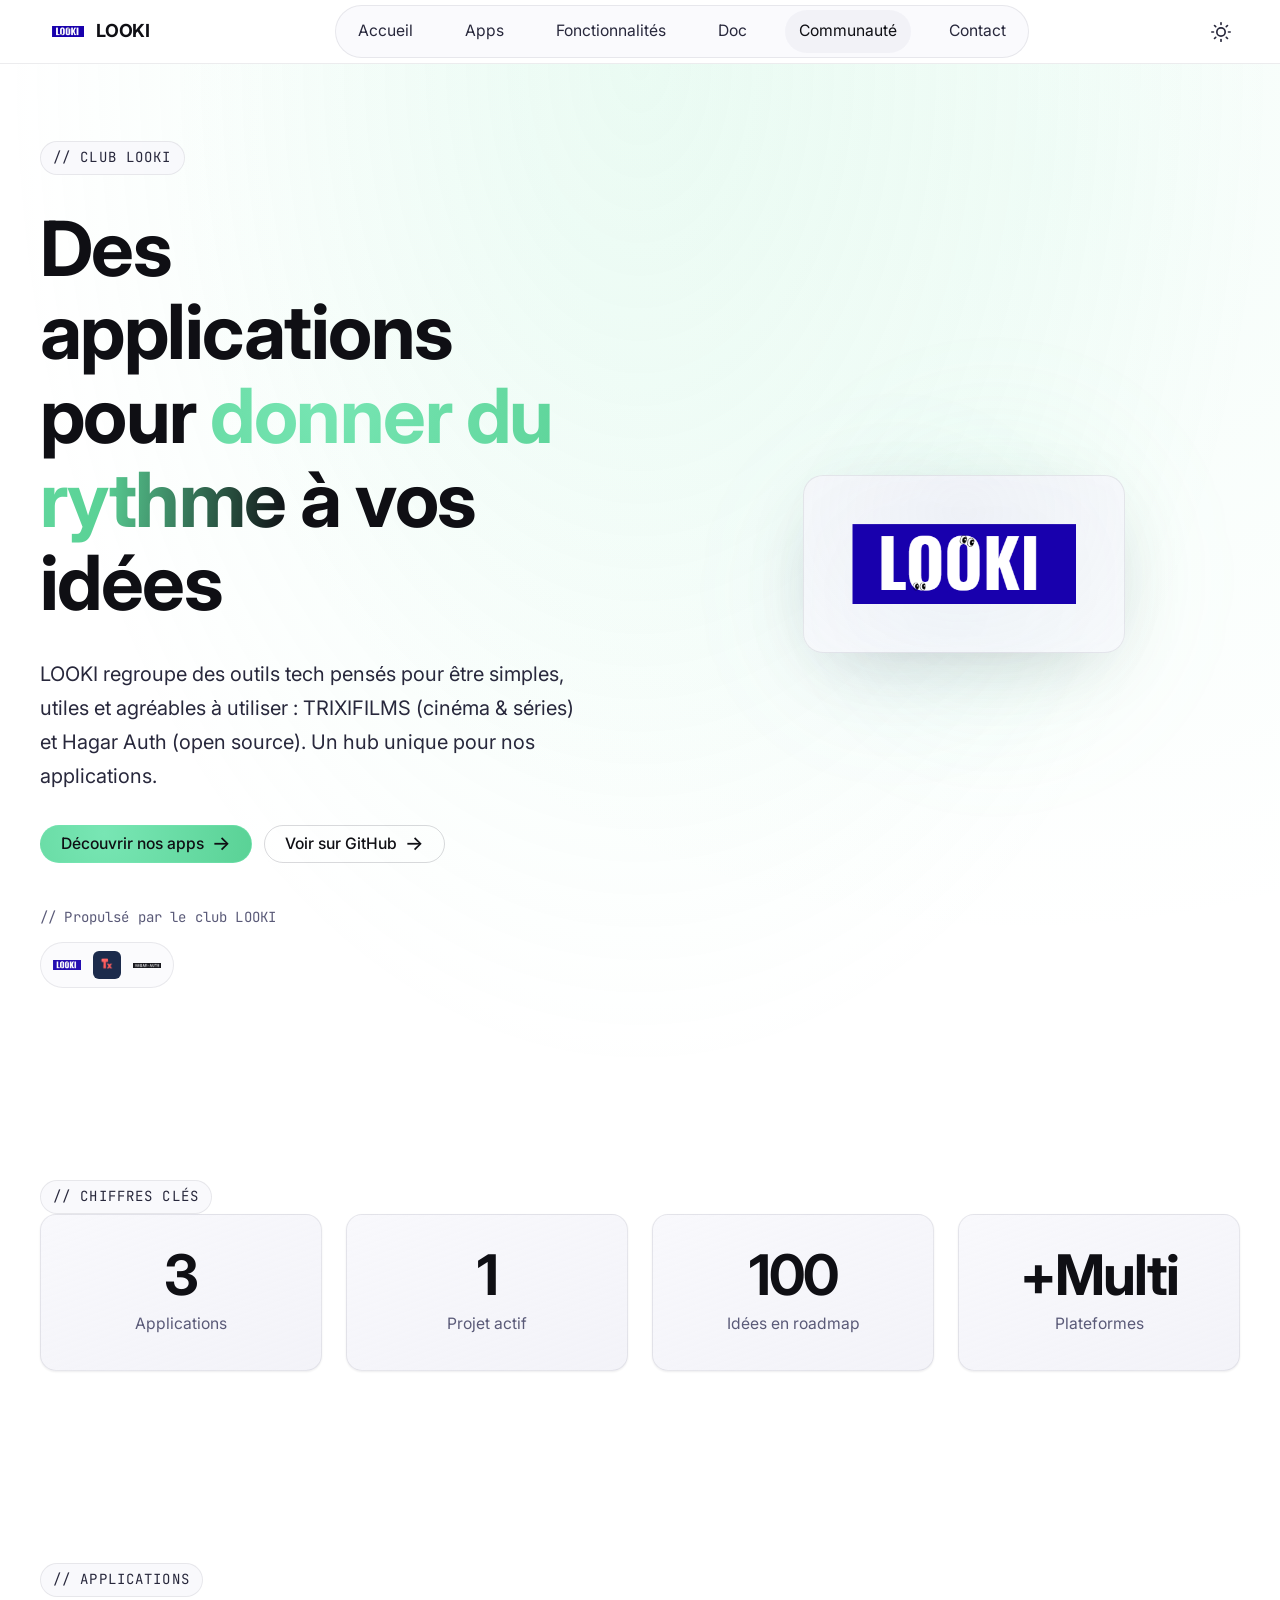
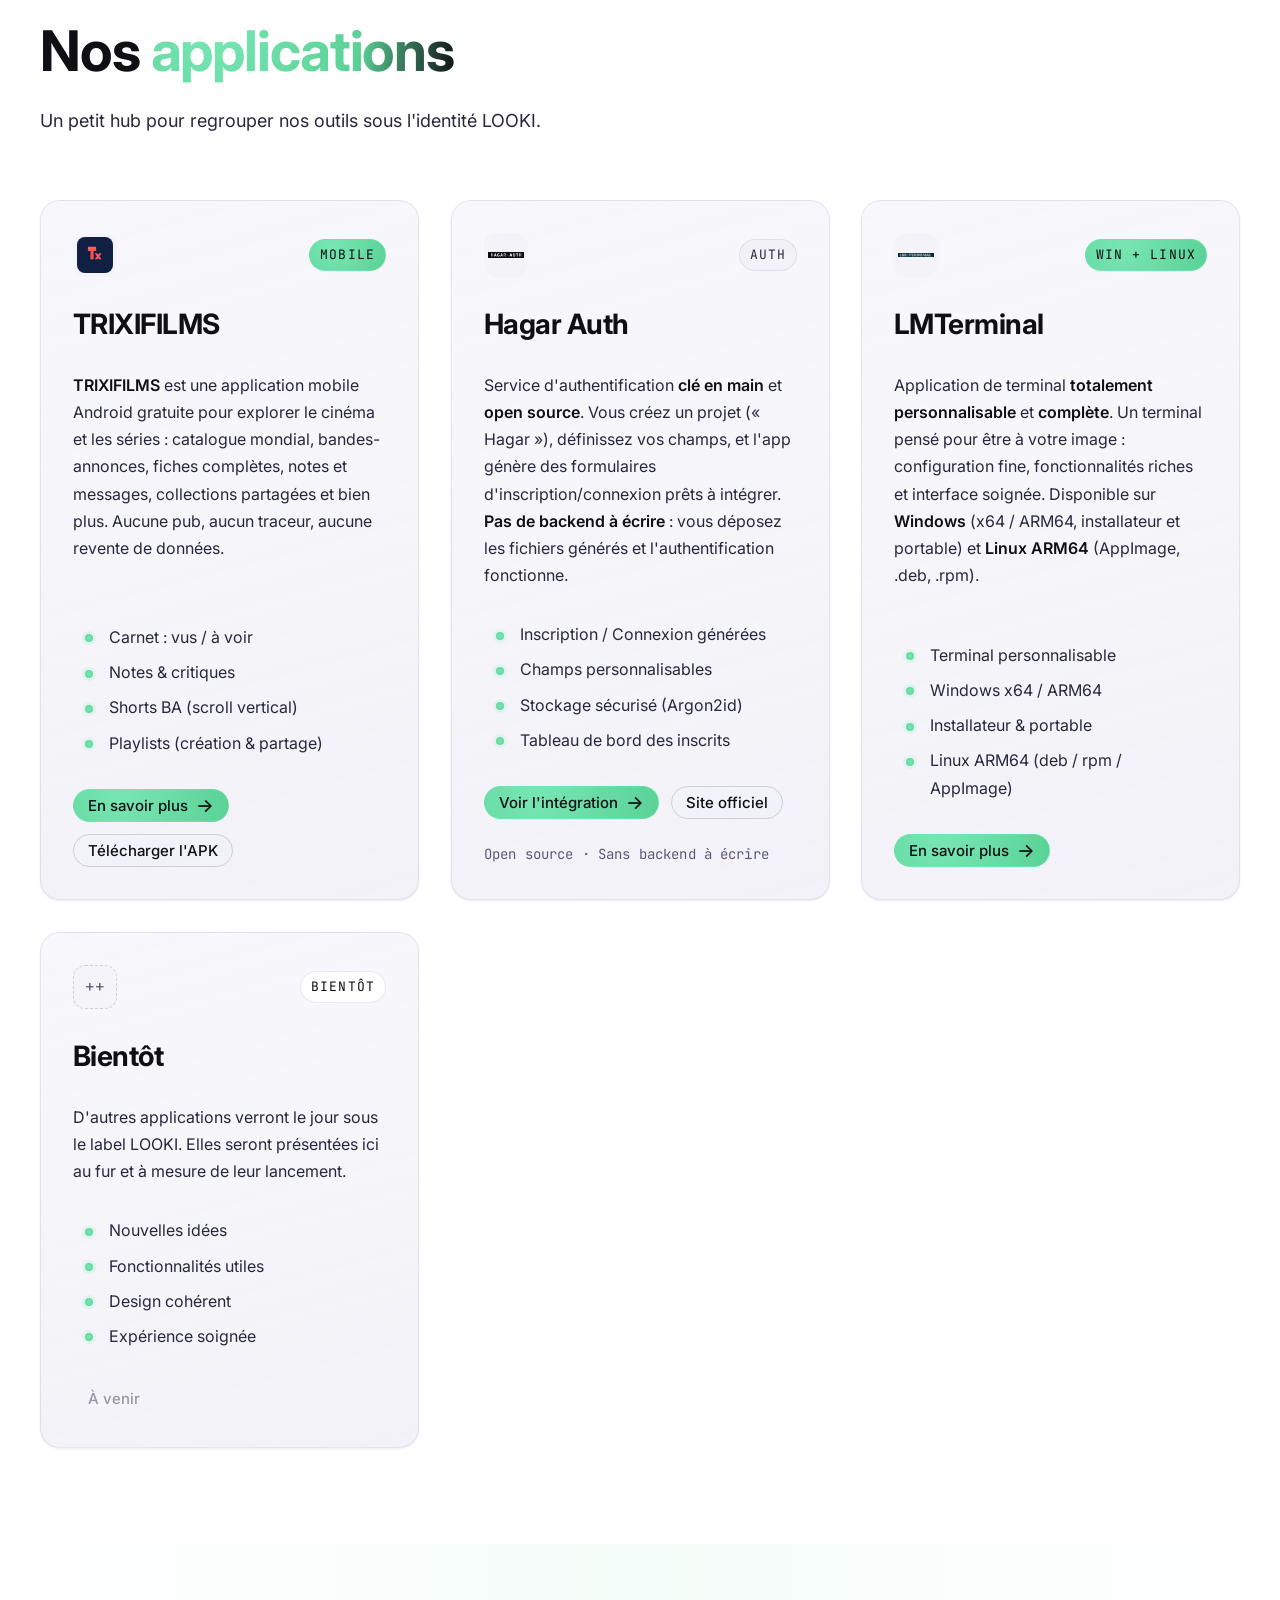
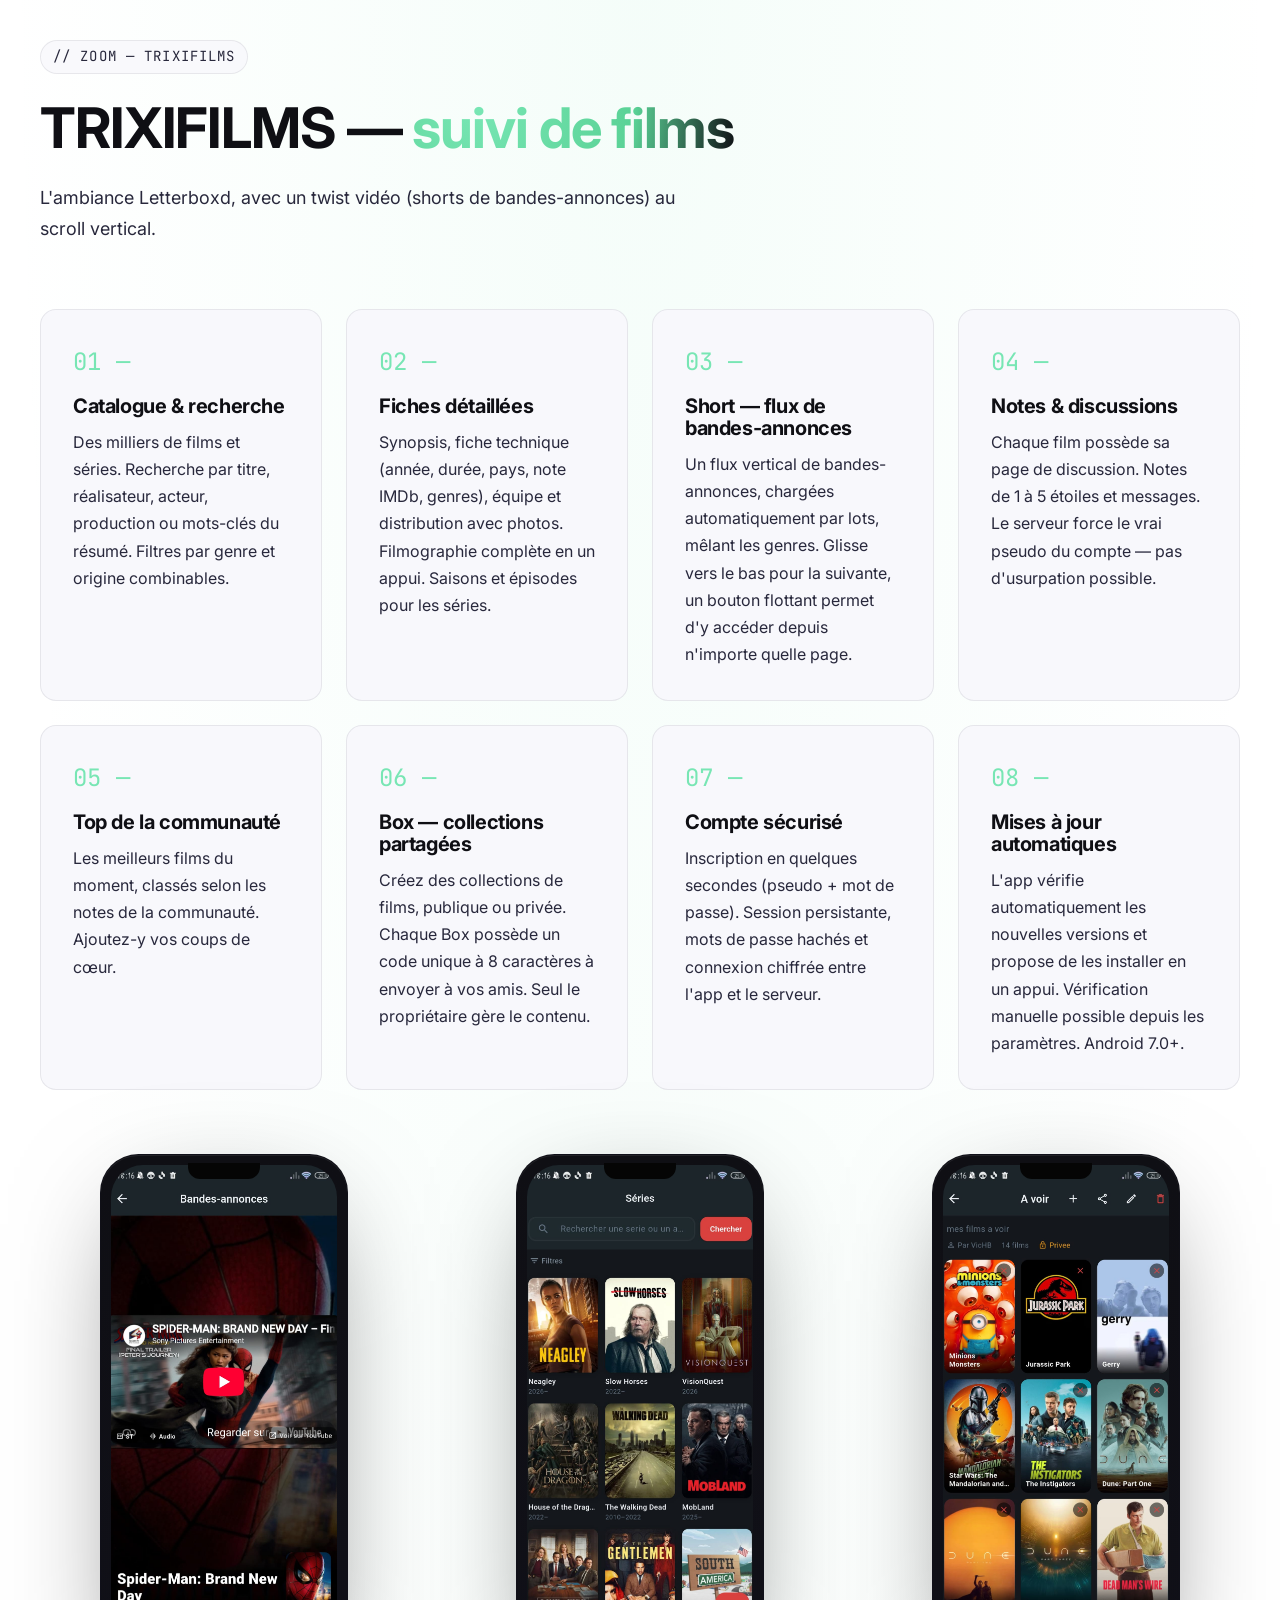
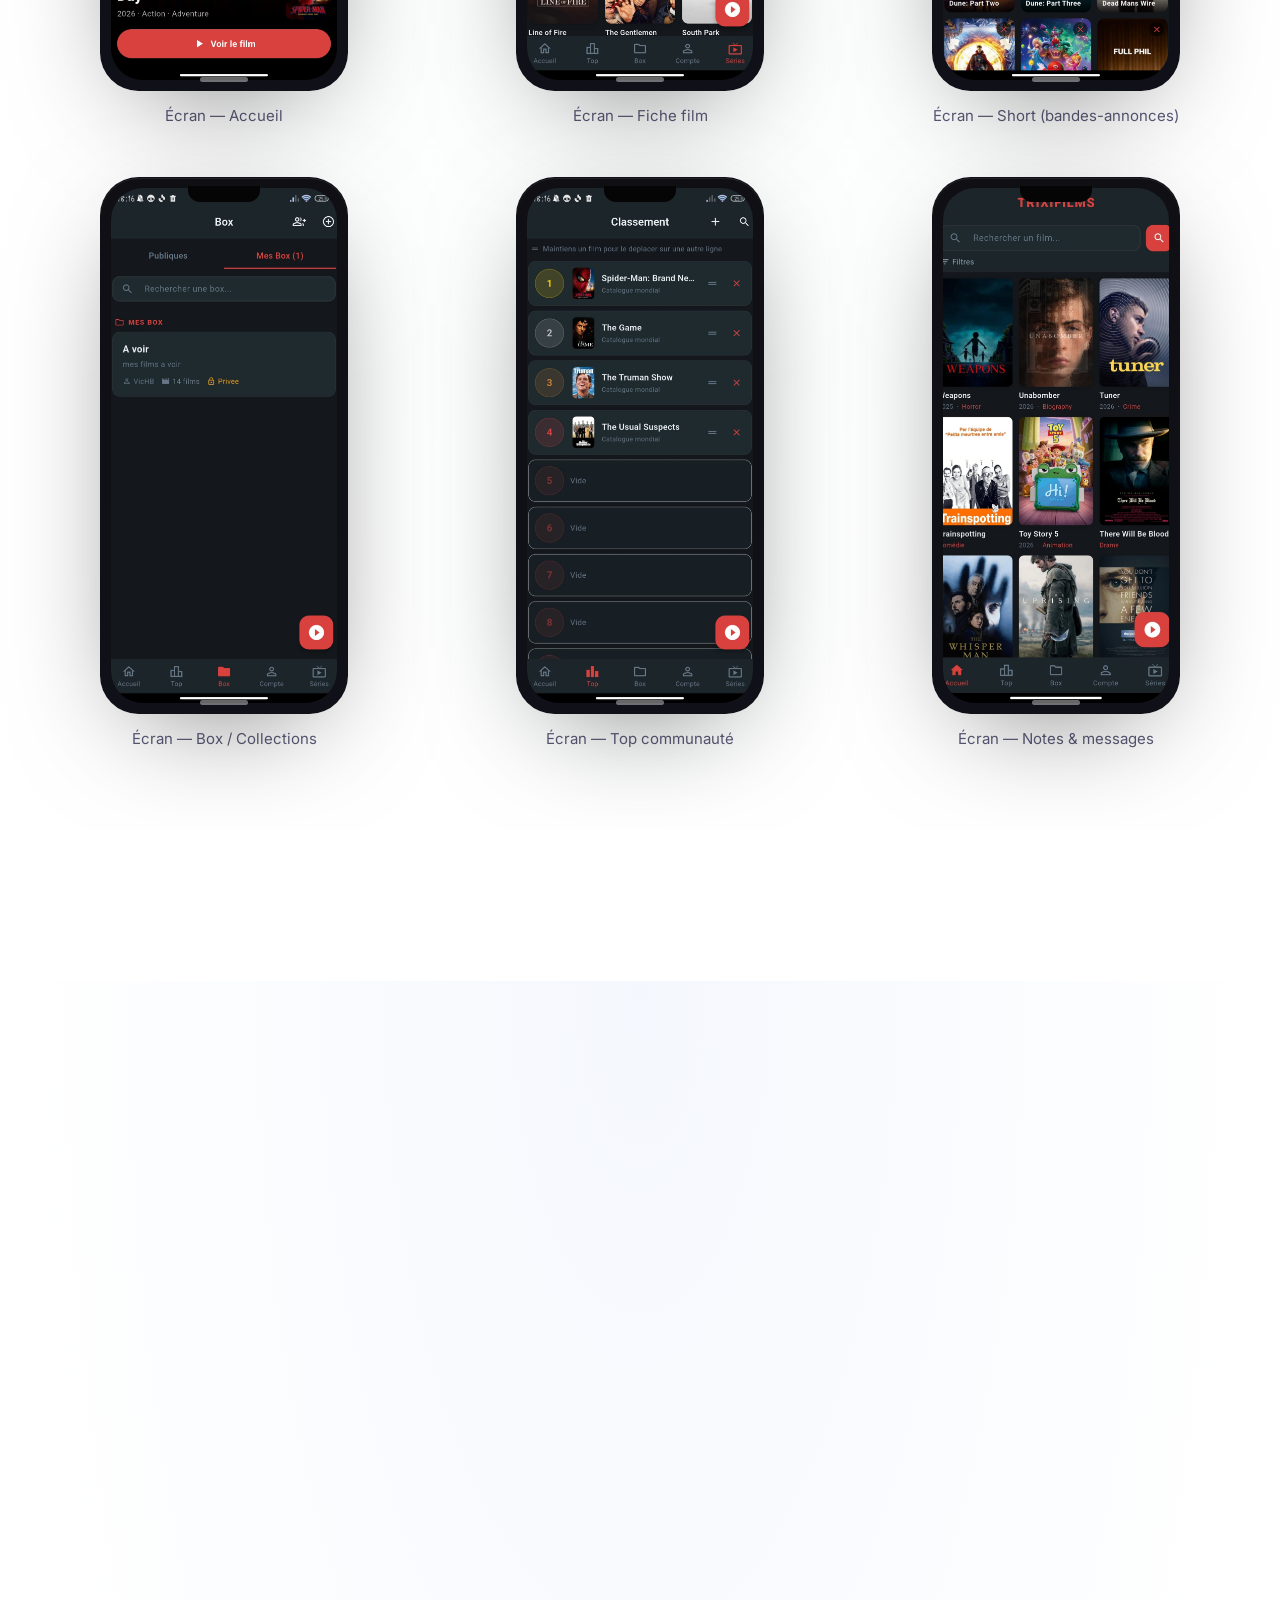
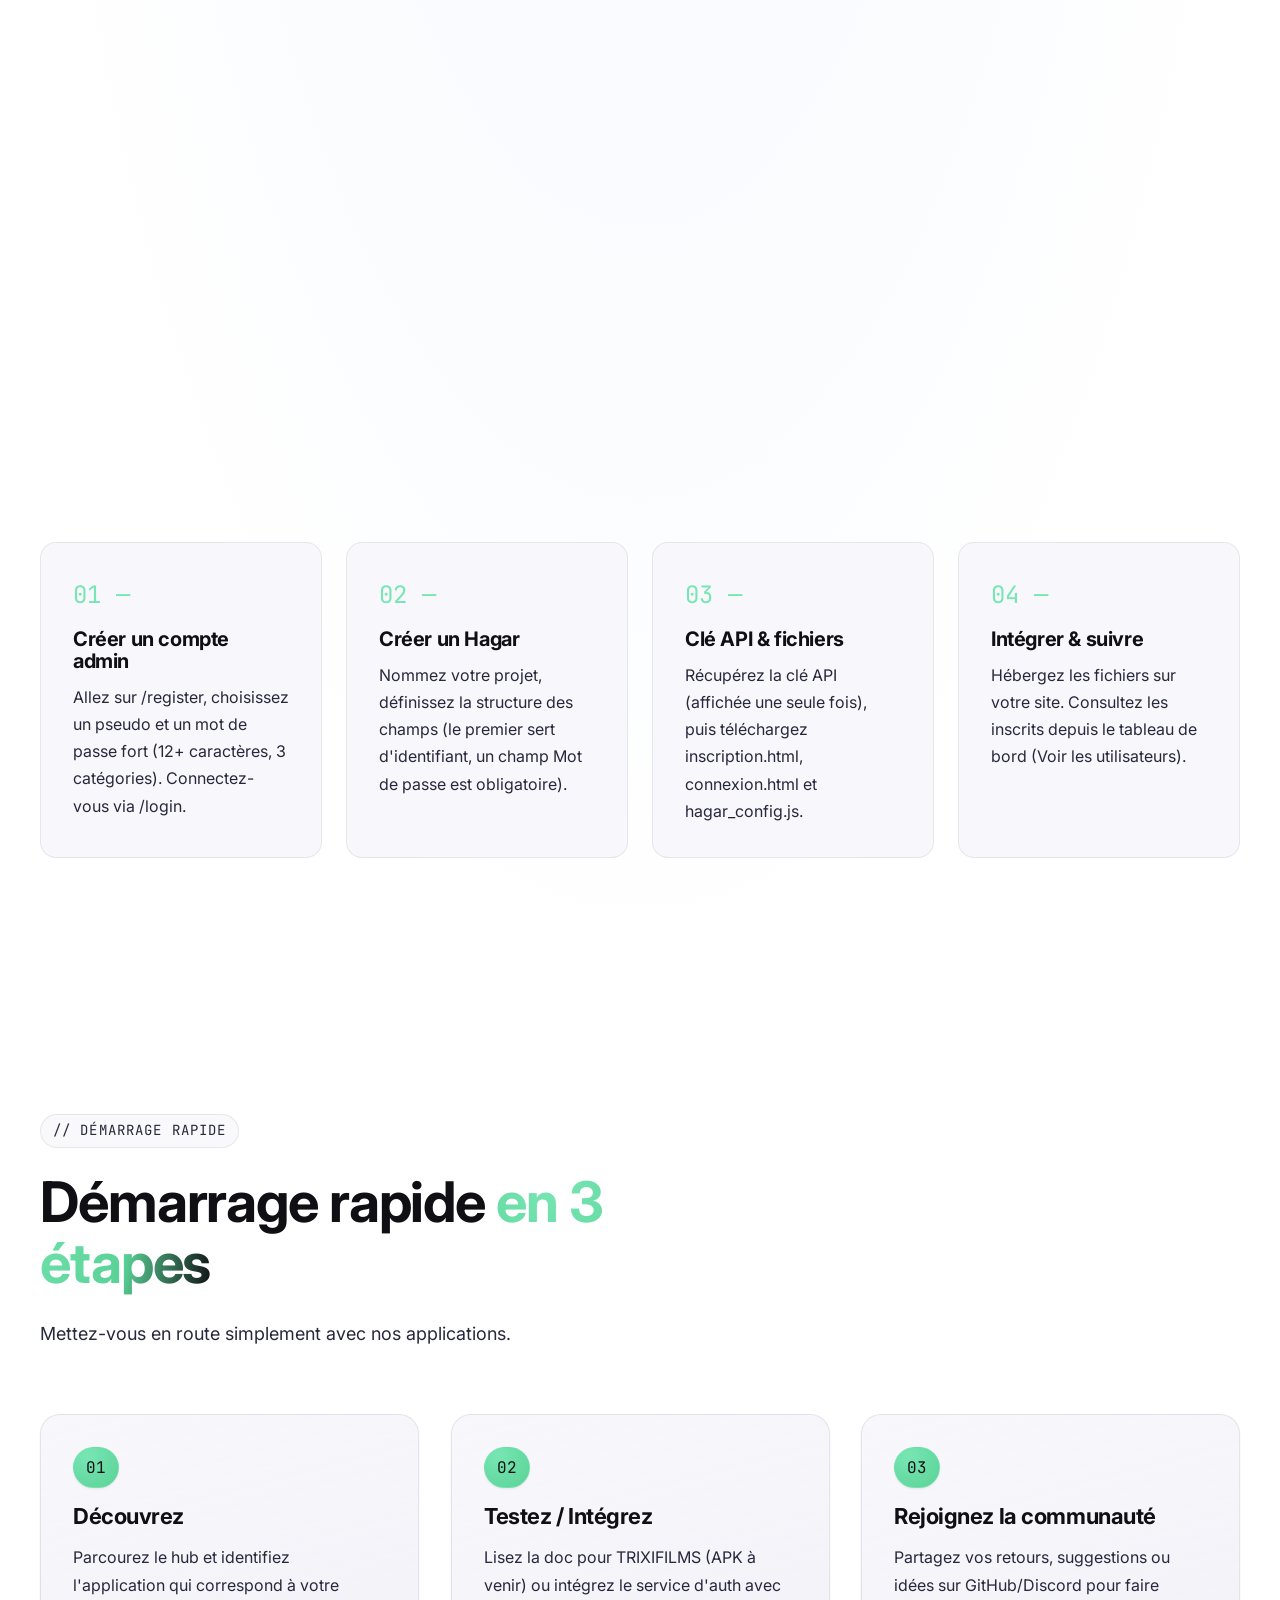
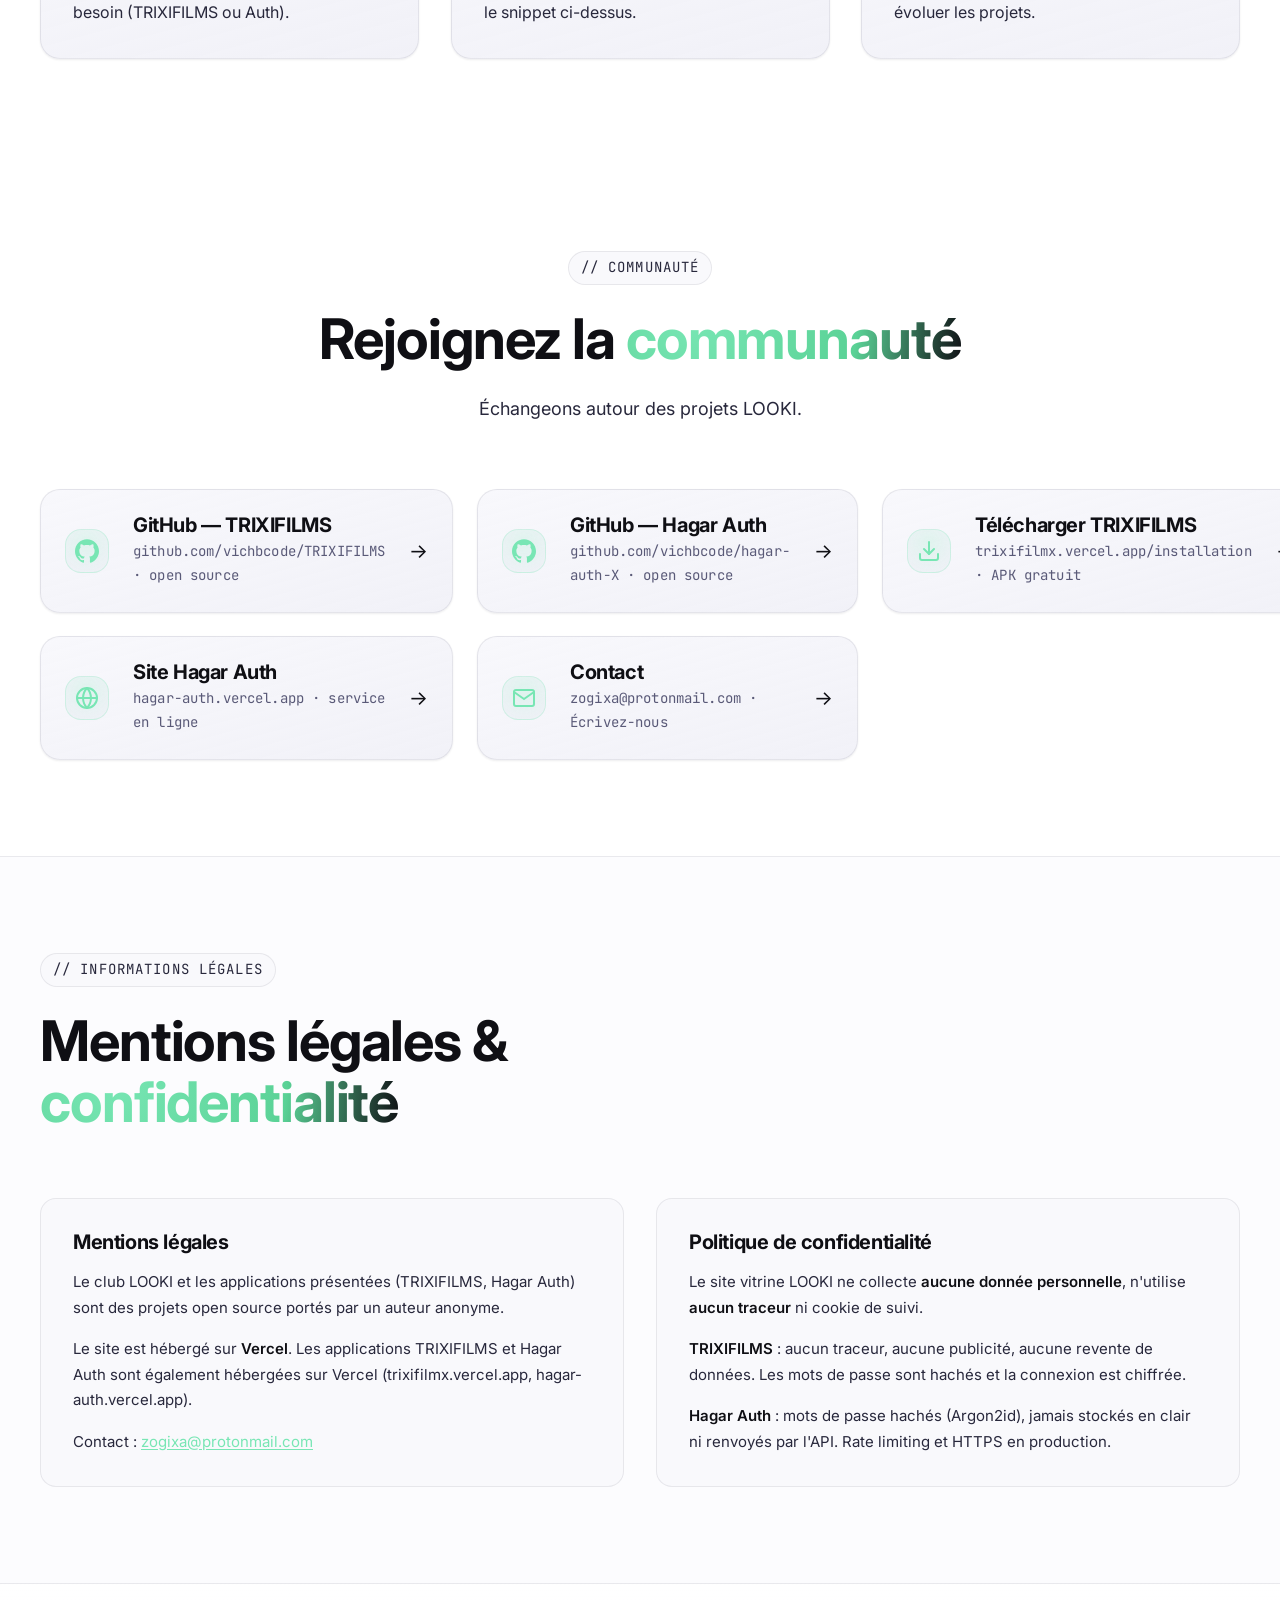
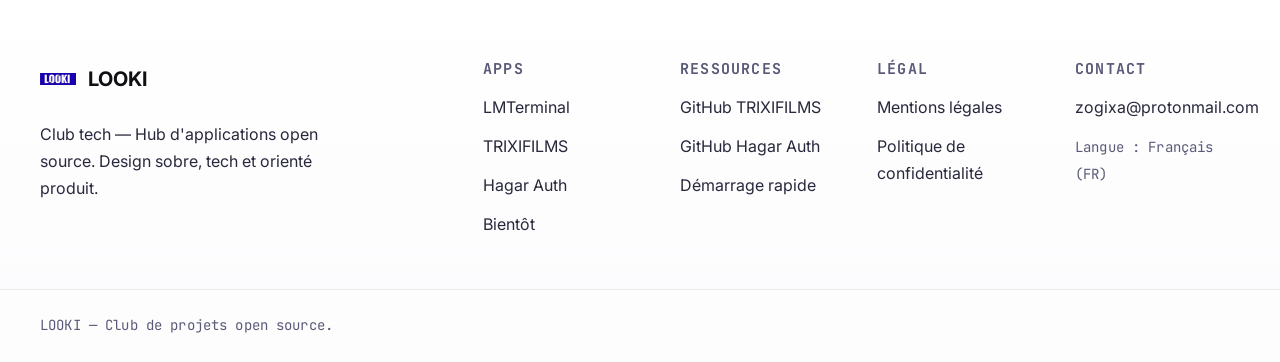
<file: index.html>
<!--
  Fichier : index.html
  Projet  : Site vitrine du club LOOKI
  Objectif: Hub des applications LOOKI (TRIXIFILMS, Hagar Auth, Bientôt)
  Langue  : Français
  Notes   : HTML5 sémantique, mobile-first, accessible, vanilla JS/CSS
-->
<!DOCTYPE html>
<html lang="fr" data-theme="dark">
<head>
  <!-- Métadonnées de base -->
  <meta charset="UTF-8">
  <meta name="viewport" content="width=device-width, initial-scale=1.0">

  <!-- Titre et description SEO (FR) -->
  <title>LOOKI — Hub d'applications tech</title>
  <meta name="description" content="LOOKI est le club tech qui regroupe ses applications : TRIXIFILMS (application Android gratuite pour explorer cinéma et séries), Hagar Auth (service d'authentification clé en main open source), et bien d'autres à venir.">
  <meta name="author" content="LOOKI">
  <meta name="robots" content="index, follow">

  <!-- Thème couleur -->
  <meta name="theme-color" content="#0b0b0f" media="(prefers-color-scheme: dark)">
  <meta name="theme-color" content="#ffffff" media="(prefers-color-scheme: light)">

  <!-- Open Graph (partage réseaux sociaux) -->
  <meta property="og:type" content="website">
  <meta property="og:locale" content="fr_FR">
  <meta property="og:title" content="LOOKI — Hub d'applications tech">
  <meta property="og:description" content="Découvrez les applications du club LOOKI : TRIXIFILMS, Hagar Auth (open source) et projets à venir.">
  <meta property="og:site_name" content="LOOKI">
  <meta property="og:image" content="assets/logo.png">

  <!-- Twitter Card -->
  <meta name="twitter:card" content="summary_large_image">
  <meta name="twitter:title" content="LOOKI — Hub d'applications tech">
  <meta name="twitter:description" content="Hub des applications du club LOOKI. Design tech, sombre par défaut, orienté produit.">
  <meta name="twitter:image" content="assets/logo.png">

  <!-- Favicons -->
  <link rel="icon" type="image/png" href="assets/favicon.png">
  <link rel="apple-touch-icon" href="assets/logo.png">

  <!-- Polices Google Fonts -->
  <link rel="preconnect" href="https://fonts.googleapis.com">
  <link rel="preconnect" href="https://fonts.gstatic.com" crossorigin>
  <link href="https://fonts.googleapis.com/css2?family=Inter:wght@400;500;600;700&display=swap" rel="stylesheet">
  <link href="https://fonts.googleapis.com/css2?family=JetBrains+Mono:wght@400;500;600&display=swap" rel="stylesheet">

  <!-- Feuille de styles -->
  <link rel="stylesheet" href="style.css">
</head>
<body>
  <!-- ========================= NAVBAR STICKY ========================= -->
  <header class="navbar" id="navbar" role="banner">
    <div class="container navbar__inner">
      <!-- Logo + nom du club (gauche) -->
      <a href="#accueil" class="navbar__brand" aria-label="Retour à l'accueil LOOKI">
        <img src="assets/logo.png" alt="Logo du club LOOKI" class="navbar__logo">
        <span class="navbar__name">LOOKI</span>
      </a>

      <!-- Navigation principale (desktop) -->
      <nav class="navbar__nav" role="navigation" aria-label="Navigation principale">
        <ul class="navbar__links">
          <li><a href="#accueil" class="navbar__link active" data-nav>Accueil</a></li>
          <li><a href="#apps" class="navbar__link" data-nav>Apps</a></li>
          <li><a href="#fonctionnalites" class="navbar__link" data-nav>Fonctionnalités</a></li>
          <li><a href="#doc" class="navbar__link" data-nav>Doc</a></li>
          <li><a href="#communaute" class="navbar__link" data-nav>Communauté</a></li>
          <li><a href="#contact" class="navbar__link" data-nav>Contact</a></li>
        </ul>
      </nav>

      <!-- Actions navbar -->
      <div class="navbar__actions">
        <!-- Bascule thème clair/sombre -->
        <button class="btn btn--ghost btn--icon" id="themeToggle" type="button" aria-label="Basculer entre le thème sombre et clair" title="Basculer le thème">
          <svg class="icon icon--sun" xmlns="http://www.w3.org/2000/svg" width="20" height="20" viewBox="0 0 24 24" fill="none" stroke="currentColor" stroke-width="2" stroke-linecap="round" stroke-linejoin="round" aria-hidden="true">
            <circle cx="12" cy="12" r="5"></circle>
            <line x1="12" y1="1" x2="12" y2="3"></line>
            <line x1="12" y1="21" x2="12" y2="23"></line>
            <line x1="4.22" y1="4.22" x2="5.64" y2="5.64"></line>
            <line x1="18.36" y1="18.36" x2="19.78" y2="19.78"></line>
            <line x1="1" y1="12" x2="3" y2="12"></line>
            <line x1="21" y1="12" x2="23" y2="12"></line>
            <line x1="4.22" y1="19.78" x2="5.64" y2="18.36"></line>
            <line x1="18.36" y1="5.64" x2="19.78" y2="4.22"></line>
          </svg>
          <svg class="icon icon--moon" xmlns="http://www.w3.org/2000/svg" width="20" height="20" viewBox="0 0 24 24" fill="none" stroke="currentColor" stroke-width="2" stroke-linecap="round" stroke-linejoin="round" aria-hidden="true">
            <path d="M21 12.79A9 9 0 1 1 11.21 3 7 7 0 0 0 21 12.79z"></path>
          </svg>
        </button>

        <!-- Menu mobile -->
        <button class="btn btn--ghost btn--icon navbar__toggle" id="navToggle" type="button" aria-label="Ouvrir le menu de navigation" aria-expanded="false" aria-controls="mobileNav">
          <span class="hamburger" aria-hidden="true">
            <span class="hamburger__line"></span>
            <span class="hamburger__line"></span>
            <span class="hamburger__line"></span>
          </span>
        </button>
      </div>
    </div>

    <!-- Menu mobile -->
    <div class="navbar__mobile" id="mobileNav" hidden>
      <div class="navbar__mobile-backdrop" data-close-nav></div>
      <div class="navbar__mobile-panel" role="dialog" aria-modal="true" aria-label="Menu de navigation mobile">
        <nav aria-label="Navigation mobile">
          <ul class="navbar__mobile-links">
            <li><a href="#accueil" class="navbar__mobile-link" data-nav-mobile>Accueil</a></li>
            <li><a href="#apps" class="navbar__mobile-link" data-nav-mobile>Apps</a></li>
            <li><a href="#fonctionnalites" class="navbar__mobile-link" data-nav-mobile>Fonctionnalités</a></li>
            <li><a href="#doc" class="navbar__mobile-link" data-nav-mobile>Doc</a></li>
            <li><a href="#communaute" class="navbar__mobile-link" data-nav-mobile>Communauté</a></li>
            <li><a href="#contact" class="navbar__mobile-link" data-nav-mobile>Contact</a></li>
          </ul>
        </nav>
        <div class="navbar__mobile-footer">
          <button class="btn btn--secondary btn--block" id="closeNavBtn" type="button">Fermer</button>
        </div>
      </div>
    </div>
  </header>

  <main id="accueil" role="main">
    <!-- 1. HERO -->
    <section class="section hero" aria-labelledby="heroTitle">
      <div class="container hero__inner">
        <div class="hero__content" data-reveal>
          <p class="eyebrow mono">// Club LOOKI</p>
          <h1 id="heroTitle" class="hero__title">
            Des applications pour <span class="text-gradient">donner du rythme</span> à vos idées
          </h1>
          <p class="hero__subtitle">
            LOOKI regroupe des outils tech pensés pour être simples, utiles et agréables à utiliser : TRIXIFILMS (cinéma & séries) et Hagar Auth (open source). Un hub unique pour nos applications.
          </p>
          <div class="hero__actions">
            <a href="#apps" class="btn btn--primary">Découvrir nos apps<span class="arrow">→</span></a>
            <a href="https://github.com/vichbcode/TRIXIFILMS" class="btn btn--secondary" target="_blank" rel="noopener noreferrer">Voir sur GitHub<span class="arrow">→</span></a>
          </div>
          <div class="hero__trust">
            <span class="mono small muted">// Propulsé par le club LOOKI</span>
            <div class="hero__logos">
              <img src="assets/logo.png" alt="LOOKI" loading="lazy">
              <img src="assets/trixifilms.png" alt="TRIXIFILMS" loading="lazy">
              <img src="assets/hagar-auth.png" alt="Hagar Auth" loading="lazy">
            </div>
          </div>
        </div>
        <div class="hero__visual" data-reveal="delay">
          <div class="orb orb--primary"></div>
          <div class="orb orb--secondary"></div>
          <figure class="hero__figure">
            <img src="assets/logo.png" alt="Logo du club LOOKI" class="hero__logo" loading="eager">
          </figure>
        </div>
      </div>
      <div class="hero__bg"></div>
    </section>

    <!-- 2. CHIFFRES CLÉS -->
    <section class="section stats" aria-labelledby="statsTitle">
      <div class="container">
        <h2 id="statsTitle" class="sr-only">Chiffres clés</h2>
        <p class="eyebrow mono center">// Chiffres clés</p>
        <div class="stats__grid">
          <article class="stat-card" data-reveal>
            <p class="stat-card__value" data-count="3">0</p>
            <p class="stat-card__label">Applications</p>
          </article>
          <article class="stat-card" data-reveal="delay-1">
            <p class="stat-card__value" data-count="1">0</p>
            <p class="stat-card__label">Projet actif</p>
          </article>
          <article class="stat-card" data-reveal="delay-2">
            <p class="stat-card__value" data-count="100">0</p>
            <p class="stat-card__label">Idées en roadmap</p>
          </article>
          <article class="stat-card" data-reveal="delay-3">
            <p class="stat-card__value">+Multi</p>
            <p class="stat-card__label">Plateformes</p>
          </article>
        </div>
      </div>
    </section>

    <!-- 3. NOS APPLICATIONS -->
    <section id="apps" class="section apps" aria-labelledby="appsTitle">
      <div class="container">
        <header class="section__header" data-reveal>
          <p class="eyebrow mono">// Applications</p>
          <h2 id="appsTitle" class="section__title">Nos <span class="text-gradient">applications</span></h2>
          <p class="section__subtitle">Un petit hub pour regrouper nos outils sous l'identité LOOKI.</p>
        </header>
        <div class="cards-grid">
          <!-- TRIXIFILMS -->
          <article class="app-card" data-reveal>
            <div class="app-card__header">
              <img src="assets/trixifilms.png" alt="Logo TRIXIFILMS" class="app-card__logo" loading="lazy">
              <span class="chip chip--active mono">MOBILE</span>
            </div>
            <h3 class="app-card__title">TRIXIFILMS</h3>
            <p class="app-card__desc">
              <strong>TRIXIFILMS</strong> est une application mobile Android gratuite pour explorer le cinéma et les séries : catalogue mondial, bandes-annonces, fiches complètes, notes et messages, collections partagées et bien plus. Aucune pub, aucun traceur, aucune revente de données.
            </p>
            <ul class="app-card__features">
              <li>Carnet : vus / à voir</li>
              <li>Notes & critiques</li>
              <li>Shorts BA (scroll vertical)</li>
              <li>Playlists (création & partage)</li>
            </ul>
            <div class="app-card__actions">
              <a href="#trixifilms" class="btn btn--primary btn--sm">En savoir plus<span class="arrow">→</span></a>
              <a href="https://trixifilmx.vercel.app/installation" class="btn btn--secondary btn--sm" target="_blank" rel="noopener noreferrer">Télécharger l'APK</a>
            </div>
          </article>

          <!-- HAGAR AUTH -->
          <article class="app-card" data-reveal="delay-1">
            <div class="app-card__header">
              <img src="assets/hagar-auth.png" alt="Logo Hagar Auth" class="app-card__logo" loading="lazy">
              <span class="chip mono">AUTH</span>
            </div>
            <h3 class="app-card__title">Hagar Auth</h3>
            <p class="app-card__desc">
              Service d'authentification <strong>clé en main</strong> et <strong>open source</strong>. Vous créez un projet (« Hagar »), définissez vos champs, et l'app génère des formulaires d'inscription/connexion prêts à intégrer. <strong>Pas de backend à écrire</strong> : vous déposez les fichiers générés et l'authentification fonctionne.
            </p>
            <ul class="app-card__features">
              <li>Inscription / Connexion générées</li>
              <li>Champs personnalisables</li>
              <li>Stockage sécurisé (Argon2id)</li>
              <li>Tableau de bord des inscrits</li>
            </ul>
            <div class="app-card__actions">
              <a href="#auth" class="btn btn--primary btn--sm">Voir l'intégration<span class="arrow">→</span></a>
              <a href="https://hagar-auth.vercel.app" class="btn btn--secondary btn--sm" target="_blank" rel="noopener noreferrer">Site officiel</a>
            </div>
            <div class="app-card__tag mono small muted">Open source · Sans backend à écrire</div>
          </article>

          <!-- LMTerminal -->
          <article class="app-card" data-reveal="delay-2">
            <div class="app-card__header">
              <img src="assets/LMTerminal.png" alt="Logo LMTerminal" class="app-card__logo" loading="lazy">
              <span class="chip chip--active mono">WIN + LINUX</span>
            </div>
            <h3 class="app-card__title">LMTerminal</h3>
            <p class="app-card__desc">
              Application de terminal <strong>totalement personnalisable</strong> et <strong>complète</strong>. Un terminal pensé pour être à votre image : configuration fine, fonctionnalités riches et interface soignée. Disponible sur <strong>Windows</strong> (x64 / ARM64, installateur et portable) et <strong>Linux ARM64</strong> (AppImage, .deb, .rpm).
            </p>
            <ul class="app-card__features">
              <li>Terminal personnalisable</li>
              <li>Windows x64 / ARM64</li>
              <li>Installateur & portable</li>
              <li>Linux ARM64 (deb / rpm / AppImage)</li>
            </ul>
            <div class="app-card__actions">
              <a href="LMTerminal.html" class="btn btn--primary btn--sm">En savoir plus<span class="arrow">→</span></a>
            </div>
          </article>

          <!-- BIEN BIENTÔT -->
          <article class="app-card app-card--soon" data-reveal="delay-3">
            <div class="app-card__header">
              <div class="app-card__logo-placeholder mono">++</div>
              <span class="chip chip--soon mono">BIENTÔT</span>
            </div>
            <h3 class="app-card__title">Bientôt</h3>
            <p class="app-card__desc">
              D'autres applications verront le jour sous le label LOOKI. Elles seront présentées ici au fur et à mesure de leur lancement.
            </p>
            <ul class="app-card__features">
              <li>Nouvelles idées</li>
              <li>Fonctionnalités utiles</li>
              <li>Design cohérent</li>
              <li>Expérience soignée</li>
            </ul>
            <div class="app-card__actions">
              <button class="btn btn--ghost btn--sm" disabled>À venir</button>
            </div>
          </article>
        </div>
      </div>
    </section>

    <!-- 4. ZOOM TRIXIFILMS -->
    <section id="trixifilms" class="section zoom zoom--trix" aria-labelledby="trixTitle">
      <div class="container">
        <header class="section__header" data-reveal>
          <p class="eyebrow mono">// Zoom — TRIXIFILMS</p>
          <h2 id="trixTitle" class="section__title">TRIXIFILMS — <span class="text-gradient">suivi de films</span></h2>
          <p class="section__subtitle">L'ambiance Letterboxd, avec un twist vidéo (shorts de bandes-annonces) au scroll vertical.</p>
        </header>

        <div class="features-num" id="fonctionnalites">
          <article class="feature-num" data-reveal>
            <span class="feature-num__index mono">01 —</span>
            <h3 class="feature-num__title">Catalogue & recherche</h3>
            <p class="feature-num__desc">Des milliers de films et séries. Recherche par titre, réalisateur, acteur, production ou mots-clés du résumé. Filtres par genre et origine combinables.</p>
          </article>
          <article class="feature-num" data-reveal="delay-1">
            <span class="feature-num__index mono">02 —</span>
            <h3 class="feature-num__title">Fiches détaillées</h3>
            <p class="feature-num__desc">Synopsis, fiche technique (année, durée, pays, note IMDb, genres), équipe et distribution avec photos. Filmographie complète en un appui. Saisons et épisodes pour les séries.</p>
          </article>
          <article class="feature-num" data-reveal="delay-2">
            <span class="feature-num__index mono">03 —</span>
            <h3 class="feature-num__title">Short — flux de bandes-annonces</h3>
            <p class="feature-num__desc">Un flux vertical de bandes-annonces, chargées automatiquement par lots, mêlant les genres. Glisse vers le bas pour la suivante, un bouton flottant permet d'y accéder depuis n'importe quelle page.</p>
          </article>
          <article class="feature-num" data-reveal="delay-3">
            <span class="feature-num__index mono">04 —</span>
            <h3 class="feature-num__title">Notes & discussions</h3>
            <p class="feature-num__desc">Chaque film possède sa page de discussion. Notes de 1 à 5 étoiles et messages. Le serveur force le vrai pseudo du compte — pas d'usurpation possible.</p>
          </article>
          <article class="feature-num" data-reveal>
            <span class="feature-num__index mono">05 —</span>
            <h3 class="feature-num__title">Top de la communauté</h3>
            <p class="feature-num__desc">Les meilleurs films du moment, classés selon les notes de la communauté. Ajoutez-y vos coups de cœur.</p>
          </article>
          <article class="feature-num" data-reveal="delay-1">
            <span class="feature-num__index mono">06 —</span>
            <h3 class="feature-num__title">Box — collections partagées</h3>
            <p class="feature-num__desc">Créez des collections de films, publique ou privée. Chaque Box possède un code unique à 8 caractères à envoyer à vos amis. Seul le propriétaire gère le contenu.</p>
          </article>
          <article class="feature-num" data-reveal="delay-2">
            <span class="feature-num__index mono">07 —</span>
            <h3 class="feature-num__title">Compte sécurisé</h3>
            <p class="feature-num__desc">Inscription en quelques secondes (pseudo + mot de passe). Session persistante, mots de passe hachés et connexion chiffrée entre l'app et le serveur.</p>
          </article>
          <article class="feature-num" data-reveal="delay-3">
            <span class="feature-num__index mono">08 —</span>
            <h3 class="feature-num__title">Mises à jour automatiques</h3>
            <p class="feature-num__desc">L'app vérifie automatiquement les nouvelles versions et propose de les installer en un appui. Vérification manuelle possible depuis les paramètres. Android 7.0+.</p>
          </article>
        </div>

        <!-- Captures d'écran réelles de l'application TRIXIFILMS -->
        <div class="mockups mockups--screens" aria-label="Captures d'écran de l'application TRIXIFILMS">
          <figure class="mockup" data-reveal>
            <div class="phone-frame">
              <div class="phone-notch"></div>
              <div class="phone-screen">
                <img src="assets/screenshot-1.jpeg" alt="Capture d'écran TRIXIFILMS — écran principal" class="phone-shot" loading="lazy">
              </div>
              <div class="phone-home"></div>
            </div>
            <figcaption class="mockup__label">Écran — Accueil</figcaption>
          </figure>

          <figure class="mockup" data-reveal="delay-1">
            <div class="phone-frame">
              <div class="phone-notch"></div>
              <div class="phone-screen">
                <img src="assets/screenshot-2.jpeg" alt="Capture d'écran TRIXIFILMS — fiche film" class="phone-shot" loading="lazy">
              </div>
              <div class="phone-home"></div>
            </div>
            <figcaption class="mockup__label">Écran — Fiche film</figcaption>
          </figure>

          <figure class="mockup" data-reveal="delay-2">
            <div class="phone-frame">
              <div class="phone-notch"></div>
              <div class="phone-screen">
                <img src="assets/screenshot-3.jpeg" alt="Capture d'écran TRIXIFILMS — flux de bandes-annonces Short" class="phone-shot" loading="lazy">
              </div>
              <div class="phone-home"></div>
            </div>
            <figcaption class="mockup__label">Écran — Short (bandes-annonces)</figcaption>
          </figure>

          <figure class="mockup" data-reveal="delay-3">
            <div class="phone-frame">
              <div class="phone-notch"></div>
              <div class="phone-screen">
                <img src="assets/screenshot-4.jpeg" alt="Capture d'écran TRIXIFILMS — Box et collections" class="phone-shot" loading="lazy">
              </div>
              <div class="phone-home"></div>
            </div>
            <figcaption class="mockup__label">Écran — Box / Collections</figcaption>
          </figure>

          <figure class="mockup" data-reveal>
            <div class="phone-frame">
              <div class="phone-notch"></div>
              <div class="phone-screen">
                <img src="assets/screenshot-5.jpeg" alt="Capture d'écran TRIXIFILMS — Top de la communauté" class="phone-shot" loading="lazy">
              </div>
              <div class="phone-home"></div>
            </div>
            <figcaption class="mockup__label">Écran — Top communauté</figcaption>
          </figure>

          <figure class="mockup" data-reveal="delay-1">
            <div class="phone-frame">
              <div class="phone-notch"></div>
              <div class="phone-screen">
                <img src="assets/screenshot-6.jpeg" alt="Capture d'écran TRIXIFILMS — notes et discussions" class="phone-shot" loading="lazy">
              </div>
              <div class="phone-home"></div>
            </div>
            <figcaption class="mockup__label">Écran — Notes & messages</figcaption>
          </figure>
        </div>

        <div class="zoom__actions center" data-reveal>
          <a href="https://trixifilmx.vercel.app/installation" class="btn btn--primary" target="_blank" rel="noopener noreferrer">Télécharger l'APK<span class="arrow">→</span></a>
          <a href="https://github.com/vichbcode/TRIXIFILMS" class="btn btn--secondary" target="_blank" rel="noopener noreferrer">Voir sur GitHub (open source)<span class="arrow">→</span></a>
        </div>
        <p class="center small muted mono" data-reveal>// Android 7.0 ou plus récent · Gratuit · Sans pub ni traceur · Open source</p>
      </div>
    </section>

    <!-- 5. ZOOM AUTHENTIFICATION -->
    <section id="auth" class="section zoom zoom--auth" aria-labelledby="authTitle">
      <div class="container">
        <header class="section__header" data-reveal>
          <p class="eyebrow mono">// Zoom — Hagar Auth <span class="chip chip--active mono" style="margin-left:0.5rem">OPEN SOURCE</span></p>
          <h2 id="authTitle" class="section__title">Hagar Auth — <span class="text-gradient">clé en main</span></h2>
          <p class="section__subtitle">Vous créez un projet, définissez vos champs, et l'app génère des formulaires d'inscription/connexion prêts à intégrer. <strong>Pas de backend à écrire</strong> : vous déposez les fichiers générés et l'authentification fonctionne.</p>
        </header>

        <div class="auth-grid">
          <div class="auth__benefits" data-reveal>
            <h3 class="auth__heading">Avantages</h3>
            <ul class="checklist">
              <li><strong>Clé en main</strong> — aucun backend à écrire, déposez les fichiers générés et c'est prêt</li>
              <li><strong>Champs personnalisables</strong> — définissez la structure des utilisateurs (texte, email, mot de passe, nombre, date, etc.)</li>
              <li><strong>Sécurisé</strong> — mots de passe hachés (Argon2id), jamais stockés en clair ni renvoyés par l'API</li>
              <li><strong>Tableau de bord</strong> — consultez la liste des inscrits de chaque projet, avec date d'inscription</li>
              <li><strong>Clé API par projet</strong> — chaque projet possède sa propre clé et sa propre structure</li>
              <li><strong>Rate limiting & CSRF</strong> — protection brute-force, CSRF sur toutes les actions, CORS limité, HTTPS forcé en production</li>
            </ul>
            <div class="auth__logo-wrap">
              <img src="assets/hagar-auth.png" alt="Hagar Auth" loading="lazy">
              <span class="mono small muted">Hagar Auth · open source</span>
            </div>
            <div class="hero__actions">
              <a href="https://hagar-auth.vercel.app" class="btn btn--primary btn--sm" target="_blank" rel="noopener noreferrer">Site officiel<span class="arrow">→</span></a>
              <a href="https://github.com/vichbcode/hagar-auth-X" class="btn btn--secondary btn--sm" target="_blank" rel="noopener noreferrer">GitHub (open source)<span class="arrow">→</span></a>
            </div>
          </div>

          <div class="auth__terminal" data-reveal="delay-1">
            <div class="terminal">
              <div class="terminal__bar">
                <span class="terminal__dot terminal__dot--red"></span>
                <span class="terminal__dot terminal__dot--yellow"></span>
                <span class="terminal__dot terminal__dot--green"></span>
                <span class="terminal__title mono small">auth-integration.js</span>
              </div>
              <pre class="terminal__content mono" tabindex="0" aria-label="Snippet d'intégration Hagar Auth"><code>// Hagar Auth — inscription (fichiers générés)
// 1. Créez votre projet sur hagar-auth.vercel.app
// 2. Téléchargez inscription.html + connexion.html
// 3. Hébergez-les sur votre site — c'est tout.

// Appel API direct (si intégration sur mesure) :
const res = await fetch("https://hagar-auth.vercel.app/api/hagar/register", {
  method: "POST",
  headers: {
    "Content-Type": "application/x-www-form-urlencoded",
    "X-Hagar-Token": "votre-cle-api-projet"
  },
  body: new URLSearchParams({
    "Pseudo": "client",
    "Mot de passe": "azerty12"
  })
});
const data = await res.json();
// 201 → créé · 400 → validation · 401 → jeton invalide
console.log(data);
</code></pre>
              <div class="terminal__footer mono small muted">// Routes : POST /api/hagar/register · POST /api/hagar/login — Limites : 30 req/min/IP</div>
            </div>
          </div>
        </div>

        <!-- Étapes d'utilisation Hagar Auth -->
        <div class="features-num" style="margin-top:clamp(2rem,6vw,3rem)">
          <article class="feature-num" data-reveal>
            <span class="feature-num__index mono">01 —</span>
            <h3 class="feature-num__title">Créer un compte admin</h3>
            <p class="feature-num__desc">Allez sur /register, choisissez un pseudo et un mot de passe fort (12+ caractères, 3 catégories). Connectez-vous via /login.</p>
          </article>
          <article class="feature-num" data-reveal="delay-1">
            <span class="feature-num__index mono">02 —</span>
            <h3 class="feature-num__title">Créer un Hagar</h3>
            <p class="feature-num__desc">Nommez votre projet, définissez la structure des champs (le premier sert d'identifiant, un champ Mot de passe est obligatoire).</p>
          </article>
          <article class="feature-num" data-reveal="delay-2">
            <span class="feature-num__index mono">03 —</span>
            <h3 class="feature-num__title">Clé API & fichiers</h3>
            <p class="feature-num__desc">Récupérez la clé API (affichée une seule fois), puis téléchargez inscription.html, connexion.html et hagar_config.js.</p>
          </article>
          <article class="feature-num" data-reveal="delay-3">
            <span class="feature-num__index mono">04 —</span>
            <h3 class="feature-num__title">Intégrer & suivre</h3>
            <p class="feature-num__desc">Hébergez les fichiers sur votre site. Consultez les inscrits depuis le tableau de bord (Voir les utilisateurs).</p>
          </article>
        </div>
      </div>
    </section>

    <!-- 6. DÉMARRAGE RAPIDE -->
    <section id="doc" class="section steps" aria-labelledby="stepsTitle">
      <div class="container">
        <header class="section__header" data-reveal>
          <p class="eyebrow mono">// Démarrage rapide</p>
          <h2 id="stepsTitle" class="section__title">Démarrage rapide <span class="text-gradient">en 3 étapes</span></h2>
          <p class="section__subtitle">Mettez-vous en route simplement avec nos applications.</p>
        </header>
        <ol class="steps__list">
          <li class="step" data-reveal>
            <span class="step__num mono">01</span>
            <h3 class="step__title">Découvrez</h3>
            <p class="step__desc">Parcourez le hub et identifiez l'application qui correspond à votre besoin (TRIXIFILMS ou Auth).</p>
          </li>
          <li class="step" data-reveal="delay-1">
            <span class="step__num mono">02</span>
            <h3 class="step__title">Testez / Intégrez</h3>
            <p class="step__desc">Lisez la doc pour TRIXIFILMS (APK à venir) ou intégrez le service d'auth avec le snippet ci-dessus.</p>
          </li>
          <li class="step" data-reveal="delay-2">
            <span class="step__num mono">03</span>
            <h3 class="step__title">Rejoignez la communauté</h3>
            <p class="step__desc">Partagez vos retours, suggestions ou idées sur GitHub/Discord pour faire évoluer les projets.</p>
          </li>
        </ol>
      </div>
    </section>

    <!-- 7. COMMUNAUTÉ / CONTACT -->
    <section id="communaute" class="section community" aria-labelledby="commTitle">
      <div class="container">
        <header class="section__header center" data-reveal>
          <p class="eyebrow mono">// Communauté</p>
          <h2 id="commTitle" class="section__title">Rejoignez la <span class="text-gradient">communauté</span></h2>
          <p class="section__subtitle">Échangeons autour des projets LOOKI.</p>
        </header>
        <div class="links-grid">
          <a href="https://github.com/vichbcode/TRIXIFILMS" class="link-card" target="_blank" rel="noopener noreferrer" data-reveal aria-label="Voir le GitHub de TRIXIFILMS (open source)">
            <div class="link-card__icon">
              <svg xmlns="http://www.w3.org/2000/svg" width="24" height="24" viewBox="0 0 24 24" fill="currentColor"><path d="M12 .297c-6.63 0-12 5.373-12 12 0 5.303 3.438 9.8 8.205 11.385.6.113.82-.258.82-.577 0-.285-.01-1.04-.015-2.04-3.338.724-4.042-1.61-4.042-1.61C4.422 18.07 3.633 17.7 3.633 17.7c-1.087-.744.084-.729.084-.729 1.205.084 1.838 1.236 1.838 1.236 1.07 1.835 2.809 1.305 3.495.998.108-.776.417-1.305.76-1.605-2.665-.3-5.466-1.332-5.466-5.93 0-1.31.465-2.38 1.235-3.22-.135-.303-.54-1.523.105-3.176 0 0 1.005-.322 3.3 1.23.96-.267 1.98-.399 3-.405 1.02.006 2.04.138 3 .405 2.28-1.552 3.285-1.23 3.285-1.23.645 1.653.24 2.873.12 3.176.765.84 1.23 1.91 1.23 3.22 0 4.61-2.805 5.625-5.475 5.92.42.36.81 1.096.81 2.22 0 1.606-.015 2.896-.015 3.286 0 .315.21.69.825.57C20.565 22.092 24 17.592 24 12.297c0-6.627-5.373-12-12-12"/></svg>
            </div>
            <div class="link-card__content">
              <h3 class="link-card__title">GitHub — TRIXIFILMS</h3>
              <p class="link-card__desc mono small">github.com/vichbcode/TRIXIFILMS · open source</p>
            </div>
            <span class="arrow">→</span>
          </a>
          <a href="https://github.com/vichbcode/hagar-auth-X" class="link-card" target="_blank" rel="noopener noreferrer" data-reveal="delay-1" aria-label="Voir le GitHub de Hagar Auth (open source)">
            <div class="link-card__icon">
              <svg xmlns="http://www.w3.org/2000/svg" width="24" height="24" viewBox="0 0 24 24" fill="currentColor"><path d="M12 .297c-6.63 0-12 5.373-12 12 0 5.303 3.438 9.8 8.205 11.385.6.113.82-.258.82-.577 0-.285-.01-1.04-.015-2.04-3.338.724-4.042-1.61-4.042-1.61C4.422 18.07 3.633 17.7 3.633 17.7c-1.087-.744.084-.729.084-.729 1.205.084 1.838 1.236 1.838 1.236 1.07 1.835 2.809 1.305 3.495.998.108-.776.417-1.305.76-1.605-2.665-.3-5.466-1.332-5.466-5.93 0-1.31.465-2.38 1.235-3.22-.135-.303-.54-1.523.105-3.176 0 0 1.005-.322 3.3 1.23.96-.267 1.98-.399 3-.405 1.02.006 2.04.138 3 .405 2.28-1.552 3.285-1.23 3.285-1.23.645 1.653.24 2.873.12 3.176.765.84 1.23 1.91 1.23 3.22 0 4.61-2.805 5.625-5.475 5.92.42.36.81 1.096.81 2.22 0 1.606-.015 2.896-.015 3.286 0 .315.21.69.825.57C20.565 22.092 24 17.592 24 12.297c0-6.627-5.373-12-12-12"/></svg>
            </div>
            <div class="link-card__content">
              <h3 class="link-card__title">GitHub — Hagar Auth</h3>
              <p class="link-card__desc mono small">github.com/vichbcode/hagar-auth-X · open source</p>
            </div>
            <span class="arrow">→</span>
          </a>
          <a href="https://trixifilmx.vercel.app/installation" class="link-card" target="_blank" rel="noopener noreferrer" data-reveal="delay-2" aria-label="Télécharger TRIXIFILMS">
            <div class="link-card__icon">
              <svg xmlns="http://www.w3.org/2000/svg" width="24" height="24" viewBox="0 0 24 24" fill="none" stroke="currentColor" stroke-width="2" stroke-linecap="round" stroke-linejoin="round"><path d="M21 15v4a2 2 0 0 1-2 2H5a2 2 0 0 1-2-2v-4"></path><polyline points="7 10 12 15 17 10"></polyline><line x1="12" y1="15" x2="12" y2="3"></line></svg>
            </div>
            <div class="link-card__content">
              <h3 class="link-card__title">Télécharger TRIXIFILMS</h3>
              <p class="link-card__desc mono small">trixifilmx.vercel.app/installation · APK gratuit</p>
            </div>
            <span class="arrow">→</span>
          </a>
          <a href="https://hagar-auth.vercel.app" class="link-card" target="_blank" rel="noopener noreferrer" data-reveal="delay-3" aria-label="Voir le site de Hagar Auth">
            <div class="link-card__icon">
              <svg xmlns="http://www.w3.org/2000/svg" width="24" height="24" viewBox="0 0 24 24" fill="none" stroke="currentColor" stroke-width="2" stroke-linecap="round" stroke-linejoin="round"><circle cx="12" cy="12" r="10"></circle><line x1="2" y1="12" x2="22" y2="12"></line><path d="M12 2a15.3 15.3 0 0 1 4 10 15.3 15.3 0 0 1-4 10 15.3 15.3 0 0 1-4-10 15.3 15.3 0 0 1 4-10z"></path></svg>
            </div>
            <div class="link-card__content">
              <h3 class="link-card__title">Site Hagar Auth</h3>
              <p class="link-card__desc mono small">hagar-auth.vercel.app · service en ligne</p>
            </div>
            <span class="arrow">→</span>
          </a>
          <a href="mailto:zogixa@protonmail.com" class="link-card" data-reveal="delay-4" aria-label="Contacter LOOKI par email">
            <div class="link-card__icon">
              <svg xmlns="http://www.w3.org/2000/svg" width="24" height="24" viewBox="0 0 24 24" fill="none" stroke="currentColor" stroke-width="2" stroke-linecap="round" stroke-linejoin="round"><path d="M4 4h16c1.1 0 2 .9 2 2v12c0 1.1-.9 2-2 2H4c-1.1 0-2-.9-2-2V6c0-1.1.9-2 2-2z"></path><polyline points="22,6 12,13 2,6"></polyline></svg>
            </div>
            <div class="link-card__content">
              <h3 class="link-card__title">Contact</h3>
              <p class="link-card__desc mono small">zogixa@protonmail.com · Écrivez-nous</p>
            </div>
            <span class="arrow">→</span>
          </a>
        </div>
      </div>
    </section>

    <!-- MENTIONS LÉGALES & CONFIDENTIALITÉ -->
    <section id="mentions-legales" class="section legal" aria-labelledby="legalTitle">
      <div class="container">
        <header class="section__header" data-reveal>
          <p class="eyebrow mono">// Informations légales</p>
          <h2 id="legalTitle" class="section__title">Mentions légales & <span class="text-gradient">confidentialité</span></h2>
        </header>
        <div class="legal-grid">
          <article class="legal-card" data-reveal>
            <h3 class="legal-card__title">Mentions légales</h3>
            <p>Le club LOOKI et les applications présentées (TRIXIFILMS, Hagar Auth) sont des projets open source portés par un auteur anonyme.</p>
            <p>Le site est hébergé sur <strong>Vercel</strong>. Les applications TRIXIFILMS et Hagar Auth sont également hébergées sur Vercel (trixifilmx.vercel.app, hagar-auth.vercel.app).</p>
            <p>Contact : <a href="mailto:zogixa@protonmail.com" class="legal-link">zogixa@protonmail.com</a></p>
          </article>
          <article class="legal-card" data-reveal="delay-1" id="confidentialite">
            <h3 class="legal-card__title">Politique de confidentialité</h3>
            <p>Le site vitrine LOOKI ne collecte <strong>aucune donnée personnelle</strong>, n'utilise <strong>aucun traceur</strong> ni cookie de suivi.</p>
            <p><strong>TRIXIFILMS</strong> : aucun traceur, aucune publicité, aucune revente de données. Les mots de passe sont hachés et la connexion est chiffrée.</p>
            <p><strong>Hagar Auth</strong> : mots de passe hachés (Argon2id), jamais stockés en clair ni renvoyés par l'API. Rate limiting et HTTPS en production.</p>
          </article>
        </div>
      </div>
    </section>

    <!-- 8. FOOTER -->
    <footer id="contact" class="footer" role="contentinfo">
      <div class="container footer__inner">
        <div class="footer__brand" data-reveal>
          <a href="#accueil" class="footer__logo-link" aria-label="LOOKI Accueil">
            <img src="assets/logo.png" alt="Logo LOOKI" class="footer__logo">
            <span class="footer__name">LOOKI</span>
          </a>
          <p class="footer__tagline">Club tech — Hub d'applications open source. Design sobre, tech et orienté produit.</p>
        </div>
        <div class="footer__cols">
          <div class="footer__col" data-reveal="delay-1">
            <h3 class="footer__heading mono">Apps</h3>
            <ul class="footer__list">
              <li><a href="LMTerminal.html">LMTerminal</a></li>
              <li><a href="https://trixifilmx.vercel.app/installation" target="_blank" rel="noopener noreferrer">TRIXIFILMS</a></li>
              <li><a href="https://hagar-auth.vercel.app" target="_blank" rel="noopener noreferrer">Hagar Auth</a></li>
              <li><a href="#apps">Bientôt</a></li>
            </ul>
          </div>
          <div class="footer__col" data-reveal="delay-2">
            <h3 class="footer__heading mono">Ressources</h3>
            <ul class="footer__list">
              <li><a href="https://github.com/vichbcode/TRIXIFILMS" target="_blank" rel="noopener noreferrer">GitHub TRIXIFILMS</a></li>
              <li><a href="https://github.com/vichbcode/hagar-auth-X" target="_blank" rel="noopener noreferrer">GitHub Hagar Auth</a></li>
              <li><a href="#doc">Démarrage rapide</a></li>
            </ul>
          </div>
          <div class="footer__col" data-reveal="delay-3">
            <h3 class="footer__heading mono">Légal</h3>
            <ul class="footer__list">
              <li><a href="#mentions-legales">Mentions légales</a></li>
              <li><a href="#confidentialite">Politique de confidentialité</a></li>
            </ul>
          </div>
          <div class="footer__col" data-reveal="delay-4">
            <h3 class="footer__heading mono">Contact</h3>
            <ul class="footer__list">
              <li><a href="mailto:zogixa@protonmail.com">zogixa@protonmail.com</a></li>
              <li><span class="muted mono small">Langue : Français (FR)</span></li>
            </ul>
          </div>
        </div>
      </div>
      <div class="footer__bottom">
        <div class="container footer__bottom-inner">
          <p class="mono small muted">LOOKI — Club de projets open source.</p>
        </div>
      </div>
    </footer>

    <button id="backToTop" class="back-to-top btn btn--icon btn--primary" type="button" aria-label="Retour en haut de la page" title="Retour en haut">
      <svg xmlns="http://www.w3.org/2000/svg" width="20" height="20" viewBox="0 0 24 24" fill="none" stroke="currentColor" stroke-width="2" stroke-linecap="round" stroke-linejoin="round"><polyline points="18 15 12 9 6 15"></polyline></svg>
    </button>
  </main>

  <script src="script.js"></script>
</body>
</html>
</file>
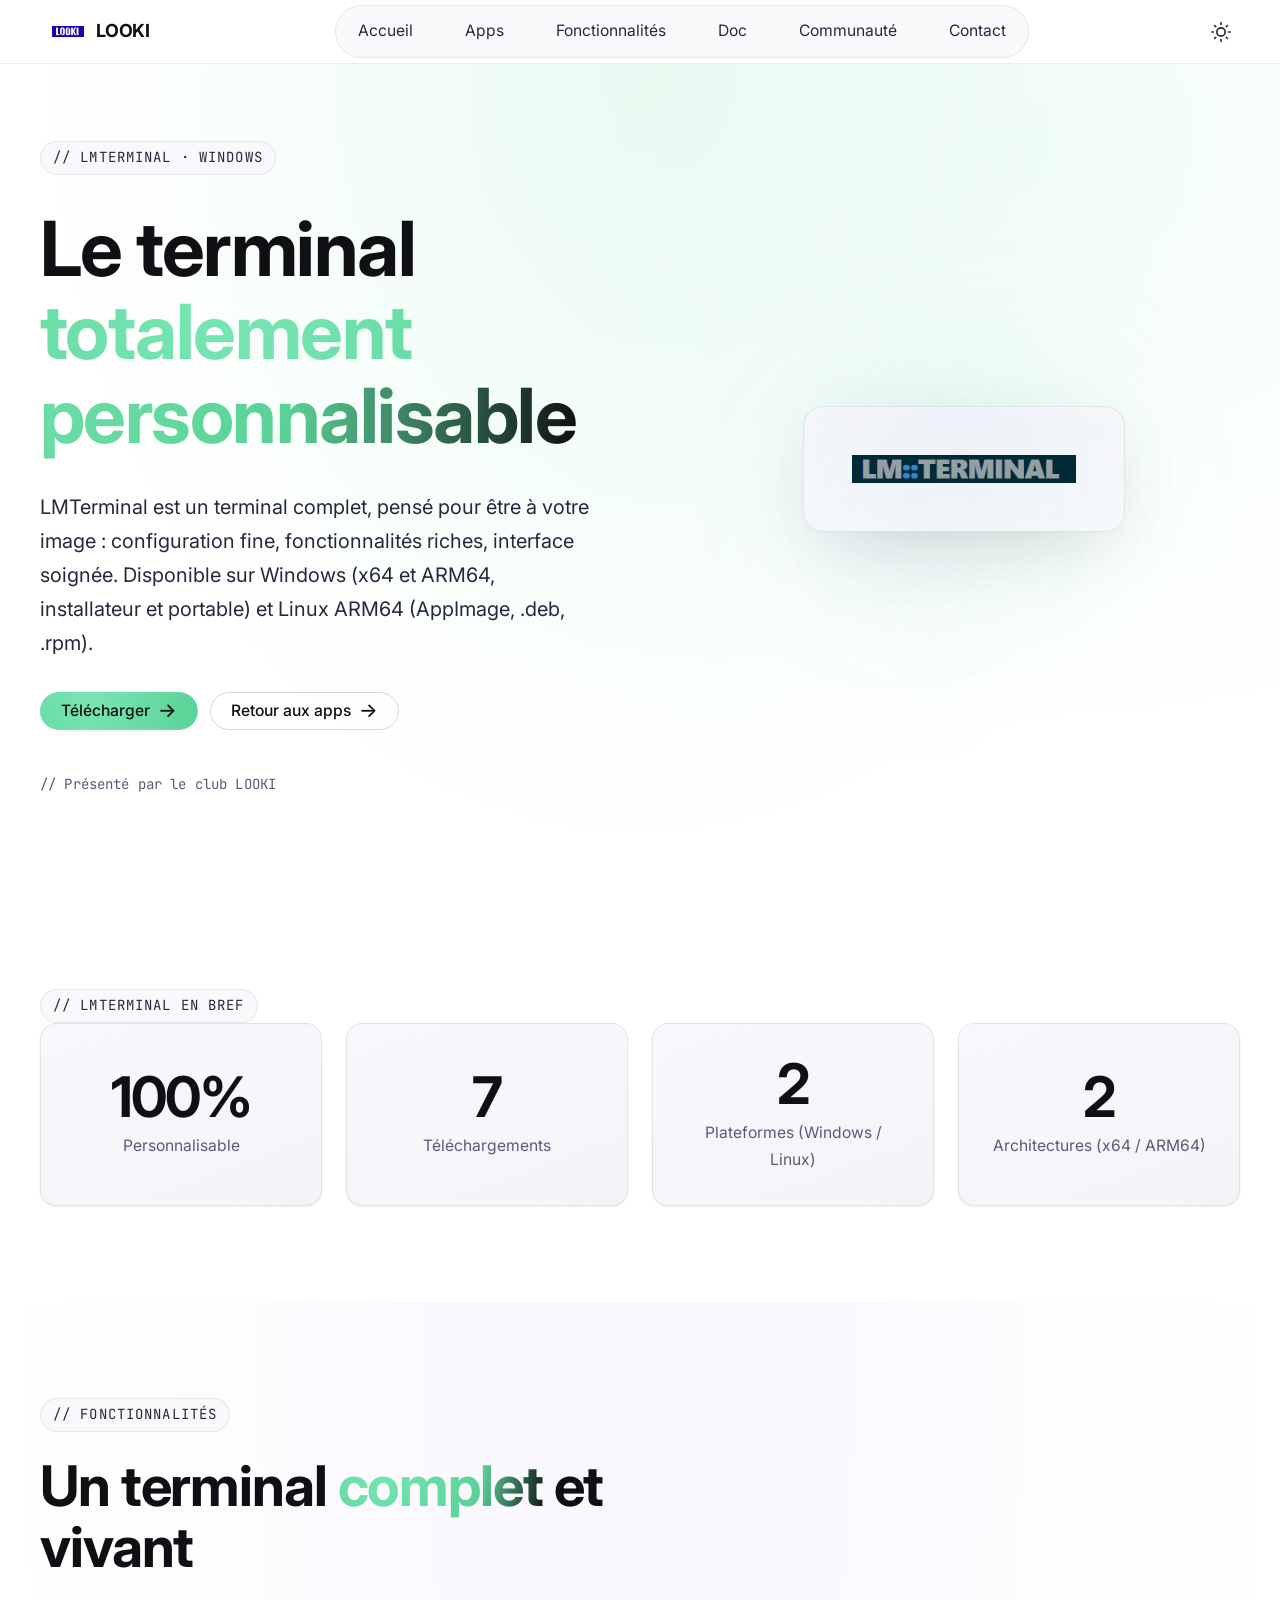
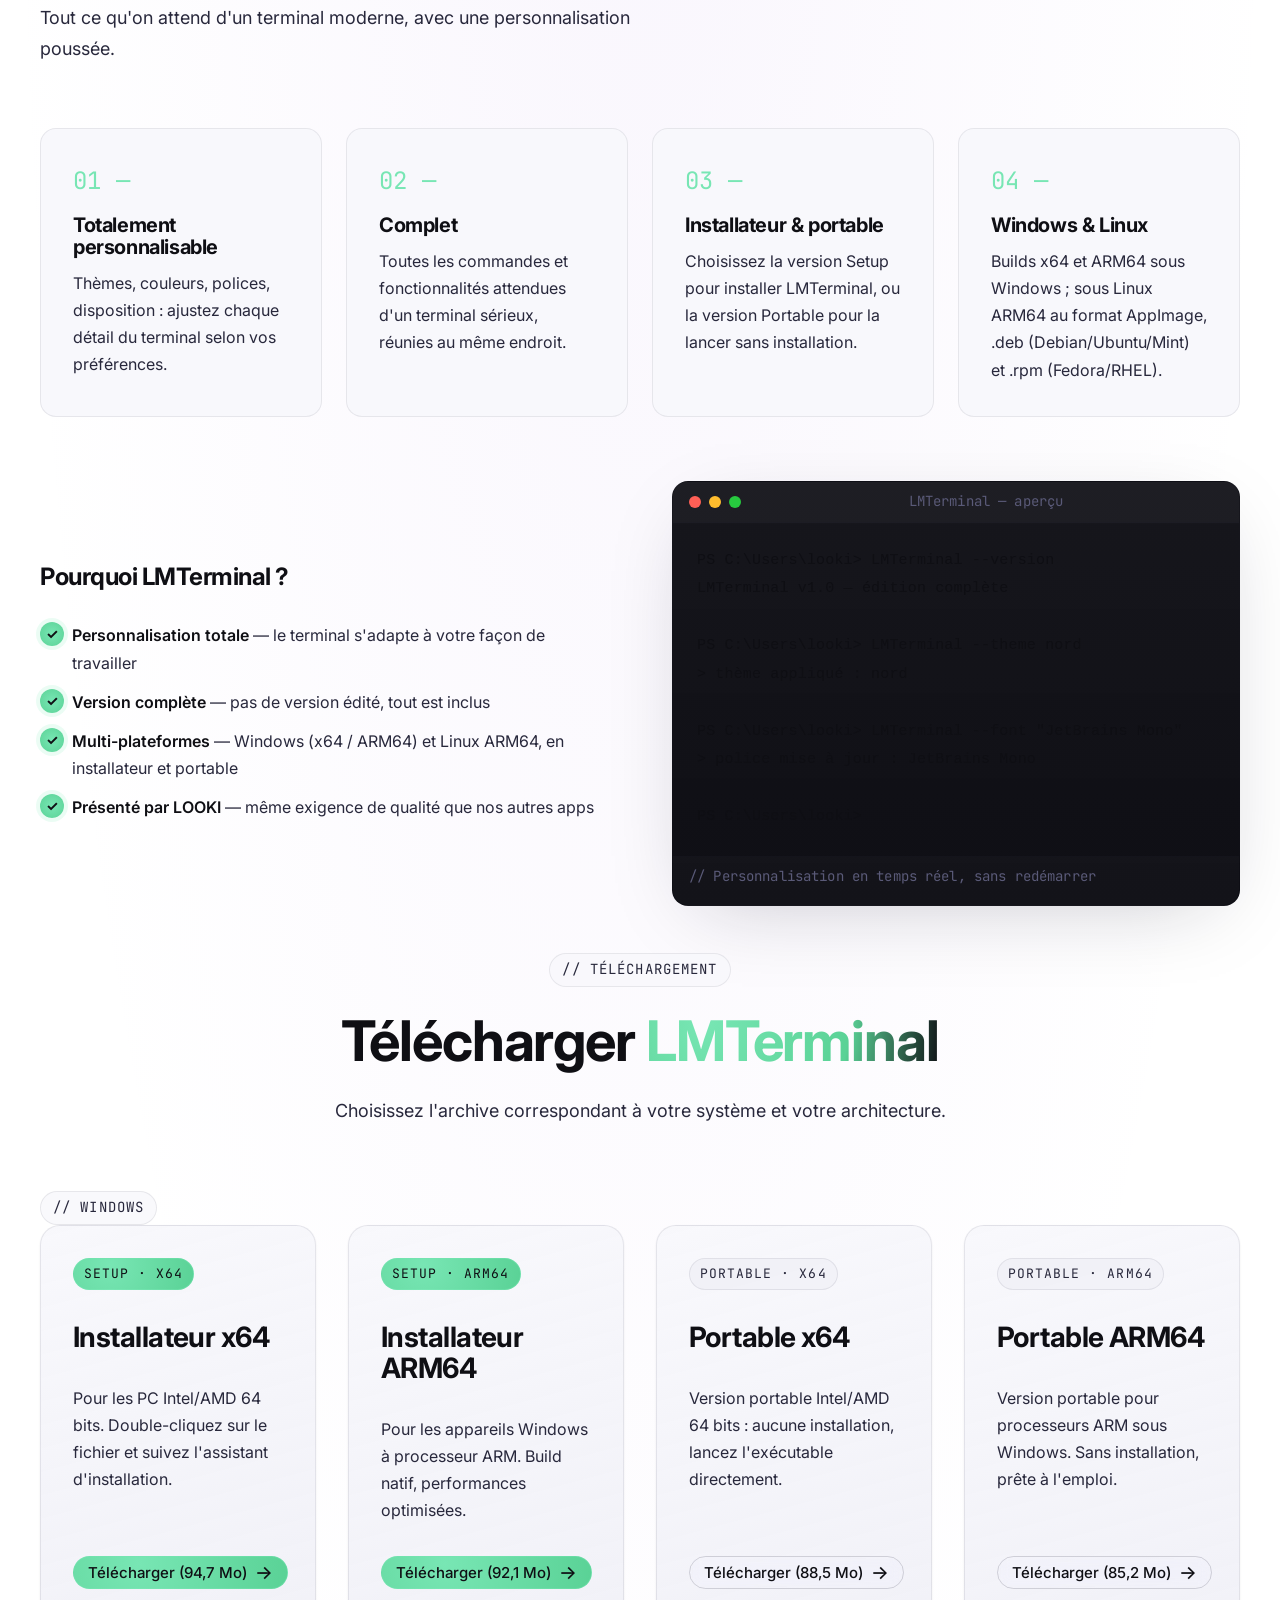
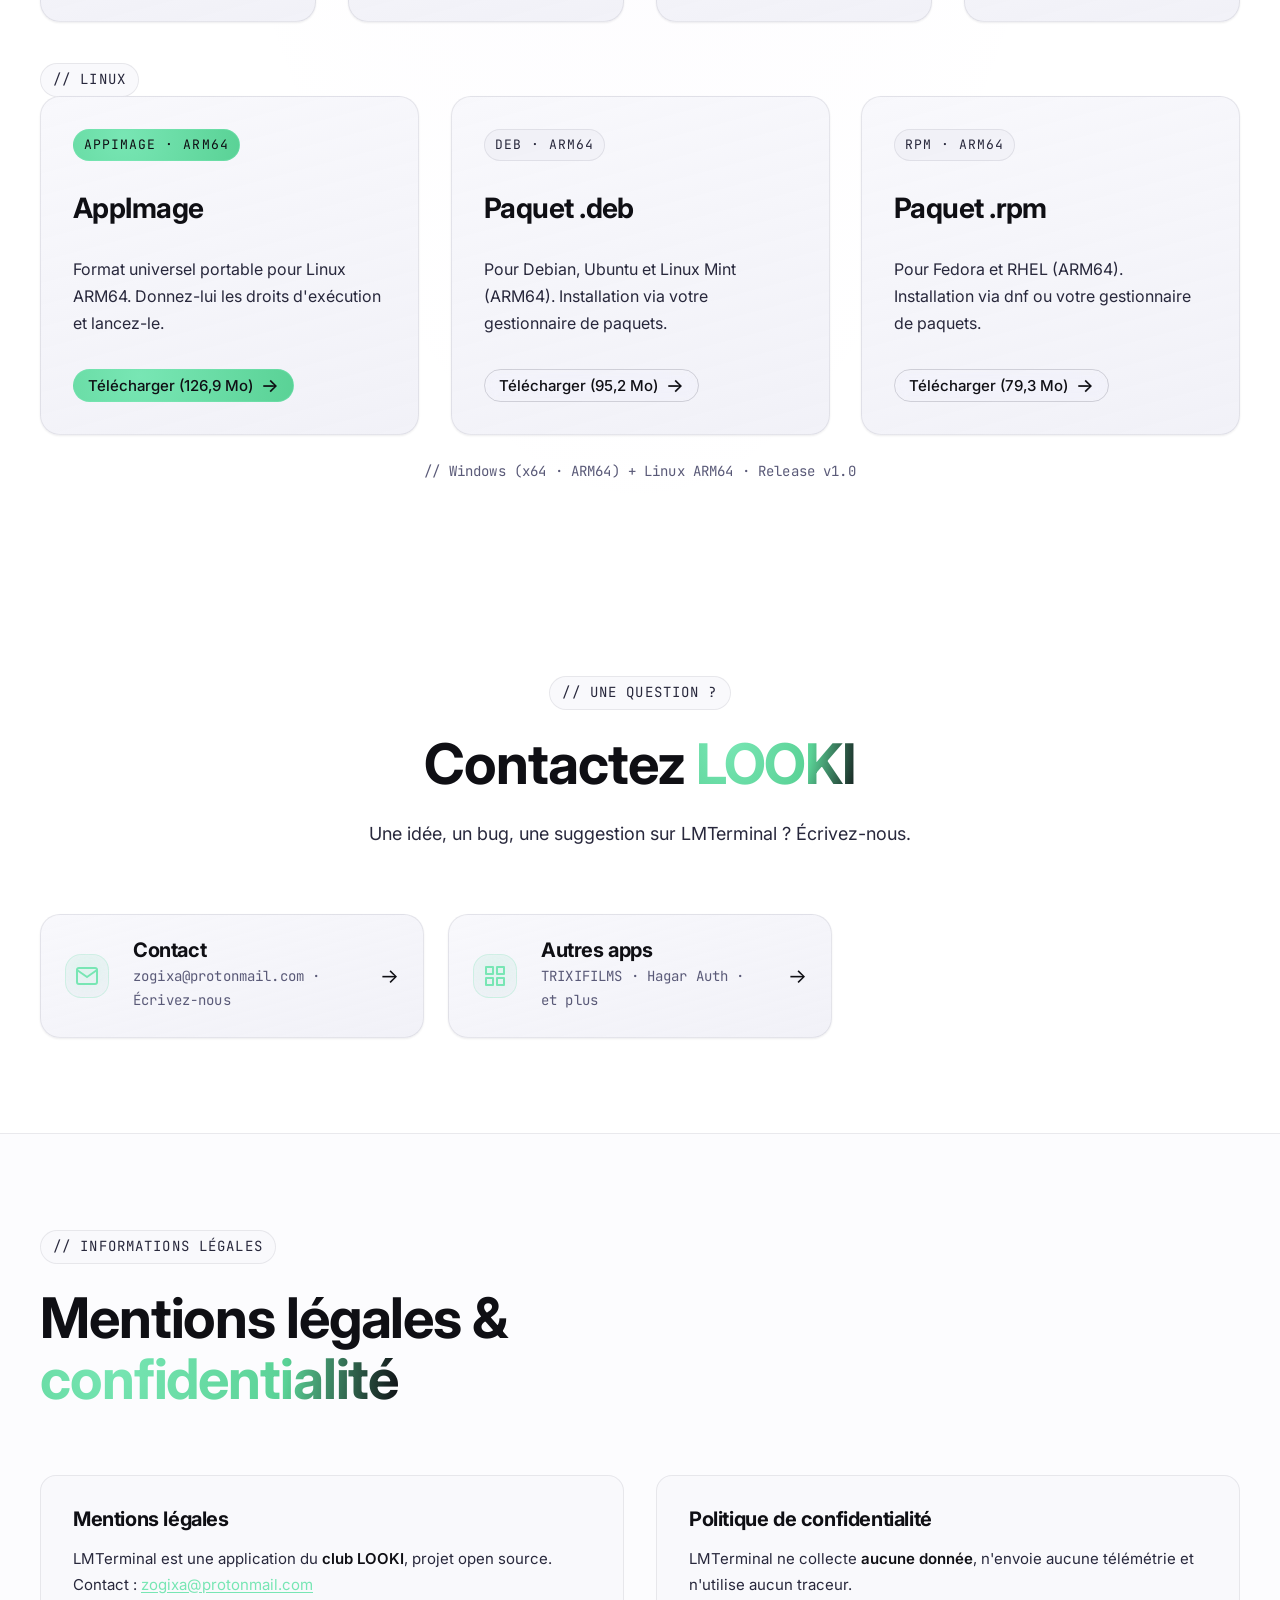
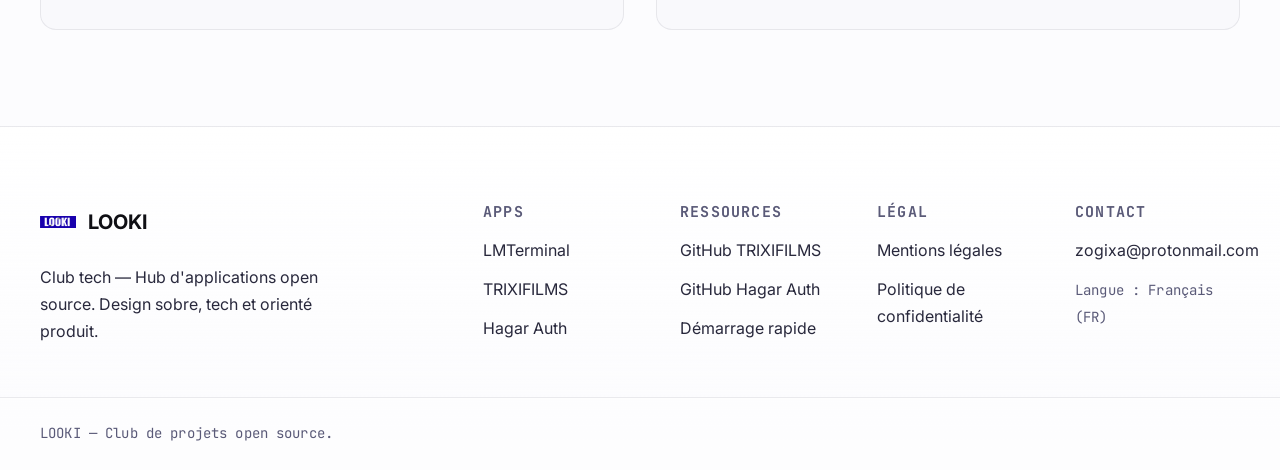
<file: LMTerminal.html>
<!--
  Fichier : LMTerminal.html
  Projet  : Site vitrine du club LOOKI
  Objectif: Page dédiée à l'application LMTerminal (terminal personnalisable)
  Langue  : Français
  Notes   : Reprend le design system du site (style.css + script.js)
-->
<!DOCTYPE html>
<html lang="fr" data-theme="dark">
<head>
  <!-- Métadonnées de base -->
  <meta charset="UTF-8">
  <meta name="viewport" content="width=device-width, initial-scale=1.0">

  <!-- Titre et description SEO (FR) -->
  <title>LMTerminal — Terminal personnalisable | LOOKI</title>
  <meta name="description" content="LMTerminal : terminal totalement personnalisable et complet, par le club LOOKI. Windows (x64 / ARM64, installateur et portable) et Linux ARM64 (AppImage, .deb, .rpm).">
  <meta name="author" content="LOOKI">
  <meta name="robots" content="index, follow">

  <!-- Thème couleur -->
  <meta name="theme-color" content="#0b0b0f" media="(prefers-color-scheme: dark)">
  <meta name="theme-color" content="#ffffff" media="(prefers-color-scheme: light)">

  <!-- Open Graph (partage réseaux sociaux) -->
  <meta property="og:type" content="website">
  <meta property="og:locale" content="fr_FR">
  <meta property="og:title" content="LMTerminal — Terminal personnalisable | LOOKI">
  <meta property="og:description" content="Terminal totalement personnalisable et complet. Windows x64/ARM64 (setup + portable) et Linux ARM64.">
  <meta property="og:site_name" content="LOOKI">
  <meta property="og:image" content="assets/LMTerminal.png">

  <!-- Favicons -->
  <link rel="icon" type="image/png" href="assets/favicon.png">
  <link rel="apple-touch-icon" href="assets/logo.png">

  <!-- Polices Google Fonts -->
  <link rel="preconnect" href="https://fonts.googleapis.com">
  <link rel="preconnect" href="https://fonts.gstatic.com" crossorigin>
  <link href="https://fonts.googleapis.com/css2?family=Inter:wght@400;500;600;700&display=swap" rel="stylesheet">
  <link href="https://fonts.googleapis.com/css2?family=JetBrains+Mono:wght@400;500;600&display=swap" rel="stylesheet">

  <!-- Feuille de styles -->
  <link rel="stylesheet" href="style.css">
</head>
<body>
  <!-- ========================= NAVBAR STICKY ========================= -->
  <header class="navbar" id="navbar" role="banner">
    <div class="container navbar__inner">
      <a href="index.html" class="navbar__brand" aria-label="Retour à l'accueil LOOKI">
        <img src="assets/logo.png" alt="Logo du club LOOKI" class="navbar__logo">
        <span class="navbar__name">LOOKI</span>
      </a>

      <nav class="navbar__nav" role="navigation" aria-label="Navigation principale">
        <ul class="navbar__links">
          <li><a href="index.html" class="navbar__link">Accueil</a></li>
          <li><a href="index.html#apps" class="navbar__link">Apps</a></li>
          <li><a href="index.html#fonctionnalites" class="navbar__link">Fonctionnalités</a></li>
          <li><a href="index.html#doc" class="navbar__link">Doc</a></li>
          <li><a href="index.html#communaute" class="navbar__link">Communauté</a></li>
          <li><a href="index.html#contact" class="navbar__link">Contact</a></li>
        </ul>
      </nav>

      <div class="navbar__actions">
        <!-- Bascule thème clair/sombre -->
        <button class="btn btn--ghost btn--icon" id="themeToggle" type="button" aria-label="Basculer entre le thème sombre et clair" title="Basculer le thème">
          <svg class="icon icon--sun" xmlns="http://www.w3.org/2000/svg" width="20" height="20" viewBox="0 0 24 24" fill="none" stroke="currentColor" stroke-width="2" stroke-linecap="round" stroke-linejoin="round" aria-hidden="true">
            <circle cx="12" cy="12" r="5"></circle>
            <line x1="12" y1="1" x2="12" y2="3"></line>
            <line x1="12" y1="21" x2="12" y2="23"></line>
            <line x1="4.22" y1="4.22" x2="5.64" y2="5.64"></line>
            <line x1="18.36" y1="18.36" x2="19.78" y2="19.78"></line>
            <line x1="1" y1="12" x2="3" y2="12"></line>
            <line x1="21" y1="12" x2="23" y2="12"></line>
            <line x1="4.22" y1="19.78" x2="5.64" y2="18.36"></line>
            <line x1="18.36" y1="5.64" x2="19.78" y2="4.22"></line>
          </svg>
          <svg class="icon icon--moon" xmlns="http://www.w3.org/2000/svg" width="20" height="20" viewBox="0 0 24 24" fill="none" stroke="currentColor" stroke-width="2" stroke-linecap="round" stroke-linejoin="round" aria-hidden="true">
            <path d="M21 12.79A9 9 0 1 1 11.21 3 7 7 0 0 0 21 12.79z"></path>
          </svg>
        </button>

        <!-- Menu mobile -->
        <button class="btn btn--ghost btn--icon navbar__toggle" id="navToggle" type="button" aria-label="Ouvrir le menu de navigation" aria-expanded="false" aria-controls="mobileNav">
          <span class="hamburger" aria-hidden="true">
            <span class="hamburger__line"></span>
            <span class="hamburger__line"></span>
            <span class="hamburger__line"></span>
          </span>
        </button>
      </div>
    </div>

    <!-- Menu mobile -->
    <div class="navbar__mobile" id="mobileNav" hidden>
      <div class="navbar__mobile-backdrop" data-close-nav></div>
      <div class="navbar__mobile-panel" role="dialog" aria-modal="true" aria-label="Menu de navigation mobile">
        <nav aria-label="Navigation mobile">
          <ul class="navbar__mobile-links">
            <li><a href="index.html" class="navbar__mobile-link" data-nav-mobile>Accueil</a></li>
            <li><a href="index.html#apps" class="navbar__mobile-link" data-nav-mobile>Apps</a></li>
            <li><a href="index.html#fonctionnalites" class="navbar__mobile-link" data-nav-mobile>Fonctionnalités</a></li>
            <li><a href="index.html#doc" class="navbar__mobile-link" data-nav-mobile>Doc</a></li>
            <li><a href="index.html#communaute" class="navbar__mobile-link" data-nav-mobile>Communauté</a></li>
            <li><a href="index.html#contact" class="navbar__mobile-link" data-nav-mobile>Contact</a></li>
          </ul>
        </nav>
        <div class="navbar__mobile-footer">
          <button class="btn btn--secondary btn--block" id="closeNavBtn" type="button">Fermer</button>
        </div>
      </div>
    </div>
  </header>

  <main role="main">
    <!-- HERO LMTerminal -->
    <section class="section hero" aria-labelledby="lmtTitle">
      <div class="container hero__inner">
        <div class="hero__content" data-reveal>
          <p class="eyebrow mono">// LMTerminal · Windows</p>
          <h1 id="lmtTitle" class="hero__title">
            Le terminal <span class="text-gradient">totalement personnalisable</span>
          </h1>
          <p class="hero__subtitle">
            LMTerminal est un terminal complet, pensé pour être à votre image : configuration fine, fonctionnalités riches, interface soignée. Disponible sur Windows (x64 et ARM64, installateur et portable) et Linux ARM64 (AppImage, .deb, .rpm).
          </p>
          <div class="hero__actions">
            <a href="#telechargement" class="btn btn--primary">Télécharger<span class="arrow">→</span></a>
            <a href="index.html#apps" class="btn btn--secondary">Retour aux apps<span class="arrow">→</span></a>
          </div>
          <div class="hero__trust">
            <span class="mono small muted">// Présenté par le club LOOKI</span>
          </div>
        </div>
        <div class="hero__visual" data-reveal="delay">
          <div class="orb orb--primary"></div>
          <div class="orb orb--secondary"></div>
          <figure class="hero__figure">
            <img src="assets/LMTerminal.png" alt="Logo LMTerminal" class="hero__logo" loading="eager">
          </figure>
        </div>
      </div>
      <div class="hero__bg"></div>
    </section>

    <!-- CHIFFRES CLÉS -->
    <section class="section stats" aria-labelledby="lmtStats">
      <div class="container">
        <h2 id="lmtStats" class="sr-only">Points clés LMTerminal</h2>
        <p class="eyebrow mono center">// LMTerminal en bref</p>
        <div class="stats__grid">
          <article class="stat-card" data-reveal>
            <p class="stat-card__value">100%</p>
            <p class="stat-card__label">Personnalisable</p>
          </article>
          <article class="stat-card" data-reveal="delay-1">
            <p class="stat-card__value">7</p>
            <p class="stat-card__label">Téléchargements</p>
          </article>
          <article class="stat-card" data-reveal="delay-2">
            <p class="stat-card__value">2</p>
            <p class="stat-card__label">Plateformes (Windows / Linux)</p>
          </article>
          <article class="stat-card" data-reveal="delay-3">
            <p class="stat-card__value">2</p>
            <p class="stat-card__label">Architectures (x64 / ARM64)</p>
          </article>
        </div>
      </div>
    </section>

    <!-- FONCTIONNALITÉS -->
    <section class="section zoom zoom--lmt" aria-labelledby="lmtFeat">
      <div class="container">
        <header class="section__header" data-reveal>
          <p class="eyebrow mono">// Fonctionnalités</p>
          <h2 id="lmtFeat" class="section__title">Un terminal <span class="text-gradient">complet</span> et vivant</h2>
          <p class="section__subtitle">Tout ce qu'on attend d'un terminal moderne, avec une personnalisation poussée.</p>
        </header>

        <div class="features-num">
          <article class="feature-num" data-reveal>
            <span class="feature-num__index mono">01 —</span>
            <h3 class="feature-num__title">Totalement personnalisable</h3>
            <p class="feature-num__desc">Thèmes, couleurs, polices, disposition : ajustez chaque détail du terminal selon vos préférences.</p>
          </article>
          <article class="feature-num" data-reveal="delay-1">
            <span class="feature-num__index mono">02 —</span>
            <h3 class="feature-num__title">Complet</h3>
            <p class="feature-num__desc">Toutes les commandes et fonctionnalités attendues d'un terminal sérieux, réunies au même endroit.</p>
          </article>
          <article class="feature-num" data-reveal="delay-2">
            <span class="feature-num__index mono">03 —</span>
            <h3 class="feature-num__title">Installateur & portable</h3>
            <p class="feature-num__desc">Choisissez la version Setup pour installer LMTerminal, ou la version Portable pour la lancer sans installation.</p>
          </article>
          <article class="feature-num" data-reveal="delay-3">
            <span class="feature-num__index mono">04 —</span>
            <h3 class="feature-num__title">Windows & Linux</h3>
            <p class="feature-num__desc">Builds x64 et ARM64 sous Windows ; sous Linux ARM64 au format AppImage, .deb (Debian/Ubuntu/Mint) et .rpm (Fedora/RHEL).</p>
          </article>
        </div>

        <!-- Bloc terminal stylisé (aperçu) -->
        <div class="auth-grid">
          <div class="auth__benefits" data-reveal>
            <h3 class="auth__heading">Pourquoi LMTerminal ?</h3>
            <ul class="checklist">
              <li><strong>Personnalisation totale</strong> — le terminal s'adapte à votre façon de travailler</li>
              <li><strong>Version complète</strong> — pas de version édité, tout est inclus</li>
              <li><strong>Multi-plateformes</strong> — Windows (x64 / ARM64) et Linux ARM64, en installateur et portable</li>
              <li><strong>Présenté par LOOKI</strong> — même exigence de qualité que nos autres apps</li>
            </ul>
          </div>
          <div class="auth__terminal" data-reveal="delay-1">
            <div class="terminal">
              <div class="terminal__bar">
                <span class="terminal__dot terminal__dot--red"></span>
                <span class="terminal__dot terminal__dot--yellow"></span>
                <span class="terminal__dot terminal__dot--green"></span>
                <span class="terminal__title mono small">LMTerminal — aperçu</span>
              </div>
              <pre class="terminal__content mono" tabindex="0" aria-label="Aperçu du terminal LMTerminal"><code>PS C:\Users\looki&gt; LMTerminal --version
LMTerminal v1.0 — édition complète

PS C:\Users\looki&gt; LMTerminal --theme nord
&gt; thème appliqué : nord

PS C:\Users\looki&gt; LMTerminal --font "JetBrains Mono"
&gt; police mise à jour : JetBrains Mono

PS C:\Users\looki&gt;</code></pre>
              <div class="terminal__footer mono small muted">// Personnalisation en temps réel, sans redémarrer</div>
            </div>
          </div>
        </div>

        <!-- TÉLÉCHARGEMENT -->
        <div id="telechargement" style="margin-top:clamp(2rem,6vw,3rem)">
          <header class="section__header center" data-reveal>
            <p class="eyebrow mono center">// Téléchargement</p>
            <h2 class="section__title" style="max-width:none">Télécharger <span class="text-gradient">LMTerminal</span></h2>
            <p class="section__subtitle">Choisissez l'archive correspondant à votre système et votre architecture.</p>
          </header>

          <!-- Windows -->
          <p class="eyebrow mono" data-reveal>// Windows</p>
          <div class="cards-grid" style="grid-template-columns:repeat(auto-fit,minmax(16rem,1fr));margin-bottom:clamp(1.5rem,4vw,2.5rem)">
            <article class="app-card" data-reveal>
              <div class="app-card__header">
                <span class="chip chip--active mono">SETUP · x64</span>
              </div>
              <h3 class="app-card__title">Installateur x64</h3>
              <p class="app-card__desc">Pour les PC Intel/AMD 64 bits. Double-cliquez sur le fichier et suivez l'assistant d'installation.</p>
              <div class="app-card__actions">
                <a href="https://github.com/vichbcode/LOOKI/releases/download/v1.0/LMTerminal-Setup-x64.exe" class="btn btn--primary btn--sm" download>Télécharger (94,7 Mo)<span class="arrow">→</span></a>
              </div>
            </article>
            <article class="app-card" data-reveal="delay-1">
              <div class="app-card__header">
                <span class="chip chip--active mono">SETUP · ARM64</span>
              </div>
              <h3 class="app-card__title">Installateur ARM64</h3>
              <p class="app-card__desc">Pour les appareils Windows à processeur ARM. Build natif, performances optimisées.</p>
              <div class="app-card__actions">
                <a href="https://github.com/vichbcode/LOOKI/releases/download/v1.0/LMTerminal-Setup-ARM64.exe" class="btn btn--primary btn--sm" download>Télécharger (92,1 Mo)<span class="arrow">→</span></a>
              </div>
            </article>
            <article class="app-card" data-reveal="delay-2">
              <div class="app-card__header">
                <span class="chip mono">PORTABLE · x64</span>
              </div>
              <h3 class="app-card__title">Portable x64</h3>
              <p class="app-card__desc">Version portable Intel/AMD 64 bits : aucune installation, lancez l'exécutable directement.</p>
              <div class="app-card__actions">
                <a href="https://github.com/vichbcode/LOOKI/releases/download/v1.0/LMTerminal-Portable-x64.exe" class="btn btn--secondary btn--sm" download>Télécharger (88,5 Mo)<span class="arrow">→</span></a>
              </div>
            </article>
            <article class="app-card" data-reveal="delay-3">
              <div class="app-card__header">
                <span class="chip mono">PORTABLE · ARM64</span>
              </div>
              <h3 class="app-card__title">Portable ARM64</h3>
              <p class="app-card__desc">Version portable pour processeurs ARM sous Windows. Sans installation, prête à l'emploi.</p>
              <div class="app-card__actions">
                <a href="https://github.com/vichbcode/LOOKI/releases/download/v1.0/LMTerminal-Portable-ARM64.exe" class="btn btn--secondary btn--sm" download>Télécharger (85,2 Mo)<span class="arrow">→</span></a>
              </div>
            </article>
          </div>

          <!-- Linux -->
          <p class="eyebrow mono" data-reveal>// Linux</p>
          <div class="cards-grid" style="grid-template-columns:repeat(auto-fit,minmax(16rem,1fr))">
            <article class="app-card" data-reveal>
              <div class="app-card__header">
                <span class="chip chip--active mono">APPIMAGE · ARM64</span>
              </div>
              <h3 class="app-card__title">AppImage</h3>
              <p class="app-card__desc">Format universel portable pour Linux ARM64. Donnez-lui les droits d'exécution et lancez-le.</p>
              <div class="app-card__actions">
                <a href="https://github.com/vichbcode/LOOKI/releases/download/v1.0/LMTerminal-Portable-ARM64.AppImage" class="btn btn--primary btn--sm" download>Télécharger (126,9 Mo)<span class="arrow">→</span></a>
              </div>
            </article>
            <article class="app-card" data-reveal="delay-1">
              <div class="app-card__header">
                <span class="chip mono">DEB · ARM64</span>
              </div>
              <h3 class="app-card__title">Paquet .deb</h3>
              <p class="app-card__desc">Pour Debian, Ubuntu et Linux Mint (ARM64). Installation via votre gestionnaire de paquets.</p>
              <div class="app-card__actions">
                <a href="https://github.com/vichbcode/LOOKI/releases/download/v1.0/lmterminal_1.0.0_arm64.deb" class="btn btn--secondary btn--sm" download>Télécharger (95,2 Mo)<span class="arrow">→</span></a>
              </div>
            </article>
            <article class="app-card" data-reveal="delay-2">
              <div class="app-card__header">
                <span class="chip mono">RPM · ARM64</span>
              </div>
              <h3 class="app-card__title">Paquet .rpm</h3>
              <p class="app-card__desc">Pour Fedora et RHEL (ARM64). Installation via dnf ou votre gestionnaire de paquets.</p>
              <div class="app-card__actions">
                <a href="https://github.com/vichbcode/LOOKI/releases/download/v1.0/lmterminal-1.0.0.aarch64.rpm" class="btn btn--secondary btn--sm" download>Télécharger (79,3 Mo)<span class="arrow">→</span></a>
              </div>
            </article>
          </div>
          <p class="center small muted mono" data-reveal style="margin-top:clamp(1rem,3vw,1.5rem)">// Windows (x64 · ARM64) + Linux ARM64 · Release v1.0</p>
        </div>
      </div>
    </section>

    <!-- CONTACT / COMMUNAUTÉ -->
    <section class="section community" aria-labelledby="lmtContact">
      <div class="container">
        <header class="section__header center" data-reveal>
          <p class="eyebrow mono">// Une question ?</p>
          <h2 id="lmtContact" class="section__title">Contactez <span class="text-gradient">LOOKI</span></h2>
          <p class="section__subtitle">Une idée, un bug, une suggestion sur LMTerminal ? Écrivez-nous.</p>
        </header>
        <div class="links-grid">
          <a href="mailto:zogixa@protonmail.com" class="link-card" data-reveal aria-label="Contacter LOOKI par email">
            <div class="link-card__icon">
              <svg xmlns="http://www.w3.org/2000/svg" width="24" height="24" viewBox="0 0 24 24" fill="none" stroke="currentColor" stroke-width="2" stroke-linecap="round" stroke-linejoin="round"><path d="M4 4h16c1.1 0 2 .9 2 2v12c0 1.1-.9 2-2 2H4c-1.1 0-2-.9-2-2V6c0-1.1.9-2 2-2z"></path><polyline points="22,6 12,13 2,6"></polyline></svg>
            </div>
            <div class="link-card__content">
              <h3 class="link-card__title">Contact</h3>
              <p class="link-card__desc mono small">zogixa@protonmail.com · Écrivez-nous</p>
            </div>
            <span class="arrow">→</span>
          </a>
          <a href="index.html#apps" class="link-card" data-reveal="delay-1" aria-label="Voir toutes les applications LOOKI">
            <div class="link-card__icon">
              <svg xmlns="http://www.w3.org/2000/svg" width="24" height="24" viewBox="0 0 24 24" fill="none" stroke="currentColor" stroke-width="2" stroke-linecap="round" stroke-linejoin="round"><rect x="3" y="3" width="7" height="7"></rect><rect x="14" y="3" width="7" height="7"></rect><rect x="14" y="14" width="7" height="7"></rect><rect x="3" y="14" width="7" height="7"></rect></svg>
            </div>
            <div class="link-card__content">
              <h3 class="link-card__title">Autres apps</h3>
              <p class="link-card__desc mono small">TRIXIFILMS · Hagar Auth · et plus</p>
            </div>
            <span class="arrow">→</span>
          </a>
        </div>
      </div>
    </section>

    <!-- MENTIONS LÉGALES -->
    <section id="mentions-legales" class="section legal" aria-labelledby="legalTitleLmt">
      <div class="container">
        <header class="section__header" data-reveal>
          <p class="eyebrow mono">// Informations légales</p>
          <h2 id="legalTitleLmt" class="section__title">Mentions légales & <span class="text-gradient">confidentialité</span></h2>
        </header>
        <div class="legal-grid">
          <article class="legal-card" data-reveal>
            <h3 class="legal-card__title">Mentions légales</h3>
            <p>LMTerminal est une application du <strong>club LOOKI</strong>, projet open source. Contact : <a href="mailto:zogixa@protonmail.com" class="legal-link">zogixa@protonmail.com</a></p>
          </article>
          <article class="legal-card" data-reveal="delay-1">
            <h3 class="legal-card__title">Politique de confidentialité</h3>
            <p>LMTerminal ne collecte <strong>aucune donnée</strong>, n'envoie aucune télémétrie et n'utilise aucun traceur.</p>
          </article>
        </div>
      </div>
    </section>
  </main>

  <!-- FOOTER -->
  <footer class="footer" role="contentinfo">
    <div class="container footer__inner">
      <div class="footer__brand" data-reveal>
        <a href="index.html" class="footer__logo-link" aria-label="LOOKI Accueil">
          <img src="assets/logo.png" alt="Logo LOOKI" class="footer__logo">
          <span class="footer__name">LOOKI</span>
        </a>
        <p class="footer__tagline">Club tech — Hub d'applications open source. Design sobre, tech et orienté produit.</p>
      </div>
      <div class="footer__cols">
        <div class="footer__col" data-reveal="delay-1">
          <h3 class="footer__heading mono">Apps</h3>
          <ul class="footer__list">
            <li><a href="LMTerminal.html">LMTerminal</a></li>
            <li><a href="https://trixifilmx.vercel.app/installation" target="_blank" rel="noopener noreferrer">TRIXIFILMS</a></li>
            <li><a href="https://hagar-auth.vercel.app" target="_blank" rel="noopener noreferrer">Hagar Auth</a></li>
          </ul>
        </div>
        <div class="footer__col" data-reveal="delay-2">
          <h3 class="footer__heading mono">Ressources</h3>
          <ul class="footer__list">
            <li><a href="https://github.com/vichbcode/TRIXIFILMS" target="_blank" rel="noopener noreferrer">GitHub TRIXIFILMS</a></li>
            <li><a href="https://github.com/vichbcode/hagar-auth-X" target="_blank" rel="noopener noreferrer">GitHub Hagar Auth</a></li>
            <li><a href="index.html#doc">Démarrage rapide</a></li>
          </ul>
        </div>
        <div class="footer__col" data-reveal="delay-3">
          <h3 class="footer__heading mono">Légal</h3>
          <ul class="footer__list">
            <li><a href="#mentions-legales">Mentions légales</a></li>
            <li><a href="#mentions-legales">Politique de confidentialité</a></li>
          </ul>
        </div>
        <div class="footer__col" data-reveal="delay-4">
          <h3 class="footer__heading mono">Contact</h3>
          <ul class="footer__list">
            <li><a href="mailto:zogixa@protonmail.com">zogixa@protonmail.com</a></li>
            <li><span class="muted mono small">Langue : Français (FR)</span></li>
          </ul>
        </div>
      </div>
    </div>
    <div class="footer__bottom">
      <div class="container footer__bottom-inner">
        <p class="mono small muted">LOOKI — Club de projets open source.</p>
      </div>
    </div>
  </footer>

  <button id="backToTop" class="back-to-top btn btn--icon btn--primary" type="button" aria-label="Retour en haut de la page" title="Retour en haut">
    <svg xmlns="http://www.w3.org/2000/svg" width="20" height="20" viewBox="0 0 24 24" fill="none" stroke="currentColor" stroke-width="2" stroke-linecap="round" stroke-linejoin="round" aria-hidden="true"><polyline points="18 15 12 9 6 15"></polyline></svg>
  </button>

  <script src="script.js"></script>
</body>
</html>
</file>
<file: style.css>
/* =====================================================
   Fichier : style.css
   Projet  : Site vitrine LOOKI
   Objectif: Styles CSS vanilla, thème sombre/clair, responsive
   Langue  : Français (commentaires)
   ===================================================== */

/* ===== VARIABLES CSS (Design Tokens) ===== */
:root {
  /* === Couleurs principales (accent inspiré logo LOOKI) === */
  --color-primary: 120 230 180;
  --color-primary-600: 90 210 150;
  --color-primary-700: 70 190 130;

  /* === Thème sombre (par défaut) === */
  --bg-primary: 11 11 15;
  --bg-secondary: 18 18 24;
  --bg-tertiary: 24 24 32;
  --bg-elevated: 30 30 40;

  /* === Bordures === */
  --border-subtle: 255 255 255 / 0.08;
  --border-strong: 255 255 255 / 0.16;

  /* === Texte === */
  --text-primary: 245 245 250;
  --text-secondary: 200 200 220;
  --text-muted: 150 150 170;

  /* === Ombres === */
  --shadow-sm: 0 1px 2px rgb(0 0 0 / 0.2);
  --shadow-md: 0 10px 40px -20px rgb(var(--color-primary) / 0.25);
  --shadow-lg: 0 20px 80px -30px rgb(var(--color-primary) / 0.35);

  /* === Typographies === */
  --font-sans: "Inter", system-ui, -apple-system, BlinkMacSystemFont,
               "Segoe UI", Roboto, Oxygen, Ubuntu, Cantarell, sans-serif;
  --font-mono: "JetBrains Mono", ui-monospace, SFMono-Regular, Menlo, Monaco,
               Consolas, "Liberation Mono", "Courier New", monospace;

  /* === Espacements === */
  --space-2xs: 0.25rem;
  --space-xs:  0.5rem;
  --space-sm:  0.75rem;
  --space-md:  1rem;
  --space-lg:  1.5rem;
  --space-xl:  2rem;
  --space-2xl: 3rem;
  --space-3xl: 4rem;
  --space-4xl: 6rem;

  /* === Rayons === */
  --radius-xs: 0.375rem;
  --radius-sm: 0.5rem;
  --radius-md: 0.75rem;
  --radius-lg: 1rem;
  --radius-xl: 1.25rem;
  --radius-full: 9999px;

  /* === Conteneur === */
  --container-width: 1200px;
  --header-height: 4rem;

  /* === Transitions === */
  --ease-out: cubic-bezier(0.16, 1, 0.3, 1);
  --ease-in-out: cubic-bezier(0.45, 0, 0.15, 1);
  --transition-fast: 150ms var(--ease-out);
  --transition-base: 250ms var(--ease-out);
  --transition-slow: 350ms var(--ease-out);

  /* === Z-index === */
  --z-header: 50;
  --z-overlay: 60;
  --z-modal: 70;
  --z-toast: 80;
  --z-backtotop: 40;
}

/* ===== THÈME CLAIR ===== */
[data-theme="light"] {
  --bg-primary: 255 255 255;
  --bg-secondary: 248 248 252;
  --bg-tertiary: 240 240 247;
  --bg-elevated: 255 255 255;
  --border-subtle: 20 20 40 / 0.08;
  --border-strong: 20 20 40 / 0.16;
  --text-primary: 15 15 20;
  --text-secondary: 40 40 60;
  --text-muted: 90 90 120;
  --shadow-sm: 0 1px 2px rgb(20 20 40 / 0.08);
  --shadow-md: 0 10px 40px -20px rgb(20 20 40 / 0.15);
  --shadow-lg: 0 20px 80px -30px rgb(20 20 40 / 0.25);
}

/* ===== RESET / BASE ===== */
*, *::before, *::after { box-sizing: border-box; margin: 0; padding: 0; }
html { scroll-behavior: smooth; -webkit-font-smoothing: antialiased; -moz-osx-font-smoothing: grayscale; text-rendering: optimizeLegibility; overflow-x: hidden; }
body { font-family: var(--font-sans); background-color: rgb(var(--bg-primary)); color: rgb(var(--text-primary)); line-height: 1.7; min-height: 100dvh; display: flex; flex-direction: column; overflow-x: hidden; transition: background-color var(--transition-base), color var(--transition-base); }
img { max-width: 100%; height: auto; display: block; }
ul, ol { list-style: none; }
a { color: inherit; text-decoration: none; }
button { font: inherit; color: inherit; background: none; border: none; cursor: pointer; }
:focus-visible { outline: 2px solid rgb(var(--color-primary)); outline-offset: 2px; border-radius: var(--radius-sm); }

/* ===== TYPOGRAPHIE ===== */
h1,h2,h3,h4,h5,h6 { line-height: 1.1; letter-spacing: -0.02em; color: rgb(var(--text-primary)); font-weight: 700; }
h1 { font-size: clamp(2.5rem, 6vw, 4.75rem); }
h2 { font-size: clamp(2rem, 4.5vw, 3.5rem); }
h3 { font-size: clamp(1.25rem, 2.5vw, 1.75rem); }
h4 { font-size: clamp(1.125rem, 2vw, 1.375rem); }
p  { color: rgb(var(--text-secondary)); max-width: 70ch; }
strong { color: rgb(var(--text-primary)); font-weight: 600; }
.mono { font-family: var(--font-mono); letter-spacing: 0.01em; }
.small { font-size: 0.875rem; }
.muted { color: rgb(var(--text-muted)); }
.center { text-align: center; margin-inline: auto; }
.sr-only { position: absolute; width: 1px; height: 1px; padding: 0; margin: -1px; overflow: hidden; clip: rect(0,0,0,0); white-space: nowrap; border: 0; }
.eyebrow { display: inline-flex; align-items: center; gap: var(--space-xs); padding: var(--space-2xs) var(--space-sm); border-radius: var(--radius-full); border: 1px solid rgb(var(--border-subtle)); background: rgb(var(--bg-secondary) / 0.8); backdrop-filter: blur(8px) saturate(140%); -webkit-backdrop-filter: blur(8px) saturate(140%); color: rgb(var(--text-secondary)); font-size: 0.875rem; text-transform: uppercase; letter-spacing: 0.08em; width: fit-content; }
.eyebrow.center { margin-inline: auto; }
.text-gradient { background: radial-gradient(circle at 20% 20%, rgb(var(--color-primary)) 0%, rgb(var(--color-primary-600)) 60%, rgb(var(--text-primary)) 100%) text; -webkit-background-clip: text; background-clip: text; color: transparent; }

/* ===== CONTENEUR ===== */
.container { width: min(var(--container-width), calc(100% - 2rem)); margin-inline: auto; }

/* ===== SECTIONS ===== */
.section { position: relative; padding-block: clamp(var(--space-3xl), 8vw, var(--space-4xl)); }
.section__header { display: flex; flex-direction: column; align-items: flex-start; gap: var(--space-lg); margin-bottom: clamp(var(--space-2xl), 6vw, var(--space-3xl)); }
.section__header.center { align-items: center; text-align: center; }
.section__title { max-width: 20ch; }
.section__subtitle { font-size: clamp(1rem, 2vw, 1.125rem); max-width: 60ch; }
.section__header.center .section__subtitle { margin-inline: auto; }

/* ===== BOUTONS ===== */
.btn { display: inline-flex; align-items: center; justify-content: center; gap: var(--space-xs); padding: 0.625rem 1.25rem; border-radius: var(--radius-full); font-weight: 500; font-size: 0.98rem; line-height: 1; white-space: nowrap; transition: transform var(--transition-fast), background-color var(--transition-fast), border-color var(--transition-fast), color var(--transition-fast), box-shadow var(--transition-fast); will-change: transform; text-decoration: none; cursor: pointer; user-select: none; }
.btn:hover { transform: translateY(-1px); }
.btn:active { transform: translateY(0); }
.btn:disabled, .btn[aria-disabled="true"] { opacity: 0.45; cursor: not-allowed; transform: none; }
.btn--primary { background: radial-gradient(circle at 30% 20%, rgb(var(--color-primary)) 0%, rgb(var(--color-primary-600)) 100%); color: rgb(15 15 20); box-shadow: var(--shadow-md); border: 1px solid rgb(var(--color-primary) / 0.4); }
.btn--primary:hover { filter: brightness(1.05); box-shadow: var(--shadow-lg); }
.btn--secondary { background: transparent; color: rgb(var(--text-primary)); border: 1px solid rgb(var(--border-strong)); backdrop-filter: blur(6px) saturate(140%); -webkit-backdrop-filter: blur(6px) saturate(140%); }
.btn--secondary:hover { background: rgb(var(--bg-tertiary) / 0.6); }
.btn--ghost { background: transparent; color: rgb(var(--text-secondary)); border: 1px solid transparent; }
.btn--ghost:hover { background: rgb(var(--bg-tertiary) / 0.5); color: rgb(var(--text-primary)); }
.btn--sm { padding: 0.5rem 0.875rem; font-size: 0.9375rem; }
.btn--block { width: 100%; }
.btn--icon { padding: 0.5rem; aspect-ratio: 1; }
.arrow { display: inline-block; transition: transform var(--transition-fast); font-size: 1.25em; line-height: 0.8; }
.btn:hover .arrow { transform: translateX(2px); }

/* ===== NAVBAR ===== */
.navbar { position: sticky; top: 0; inset-inline: 0; height: var(--header-height); z-index: var(--z-header); background: rgb(var(--bg-primary) / 0.72); backdrop-filter: blur(12px) saturate(150%); -webkit-backdrop-filter: blur(12px) saturate(150%); border-bottom: 1px solid rgb(var(--border-subtle)); transition: background-color var(--transition-base), border-color var(--transition-base); }
.navbar__inner { display: flex; align-items: center; justify-content: space-between; height: 100%; gap: var(--space-lg); }
.navbar__brand { display: flex; align-items: center; gap: var(--space-sm); padding: var(--space-xs) var(--space-sm); border-radius: var(--radius-md); transition: background-color var(--transition-fast); }
.navbar__brand:hover { background: rgb(var(--bg-tertiary) / 0.5); }
.navbar__logo { width: clamp(2rem,2.5vw,2.25rem); height: clamp(2rem,2.5vw,2.25rem); border-radius: var(--radius-sm); object-fit: contain; }
.navbar__name { font-weight: 700; font-size: clamp(1rem,2vw,1.125rem); letter-spacing: -0.01em; }
.navbar__nav { display: none; }
@media (min-width: 880px) { .navbar__nav { display: flex; align-items: center; justify-content: center; flex: 1; } }
.navbar__links { display: flex; align-items: center; gap: clamp(var(--space-xs),2vw,var(--space-lg)); padding: var(--space-2xs) var(--space-xs); border-radius: var(--radius-full); border: 1px solid rgb(var(--border-subtle)); background: rgb(var(--bg-secondary) / 0.7); backdrop-filter: blur(8px) saturate(140%); -webkit-backdrop-filter: blur(8px) saturate(140%); }
.navbar__link { position: relative; display: inline-flex; align-items: center; padding: 0.5rem 0.875rem; border-radius: var(--radius-full); color: rgb(var(--text-secondary)); font-size: 0.98rem; transition: color var(--transition-fast), background-color var(--transition-fast); }
.navbar__link:hover { color: rgb(var(--text-primary)); background: rgb(var(--bg-tertiary) / 0.6); }
.navbar__link.active { color: rgb(var(--text-primary)); background: rgb(var(--bg-tertiary) / 0.8); }
.navbar__actions { display: flex; align-items: center; gap: var(--space-xs); }
.icon { transition: opacity var(--transition-base), transform var(--transition-base); }
.icon--sun { opacity: 0; transform: scale(0.9) rotate(-20deg); position: absolute; }
.icon--moon { opacity: 1; transform: scale(1); }
[data-theme="light"] .icon--sun { opacity: 1; transform: scale(1) rotate(0); }
[data-theme="light"] .icon--moon { opacity: 0; transform: scale(0.9) rotate(20deg); }
.navbar__toggle { display: inline-flex; }
@media (min-width: 880px) { .navbar__toggle { display: none; } }
.hamburger { display: flex; flex-direction: column; justify-content: center; align-items: center; gap: 0.375rem; width: 1.25rem; height: 1.25rem; }
.hamburger__line { width: 100%; height: 2px; border-radius: var(--radius-full); background: currentColor; transition: transform var(--transition-base), opacity var(--transition-base); }
.navbar.open .hamburger__line:nth-child(1) { transform: translateY(5px) rotate(45deg); }
.navbar.open .hamburger__line:nth-child(2) { opacity: 0; }
.navbar.open .hamburger__line:nth-child(3) { transform: translateY(-5px) rotate(-45deg); }
.navbar__mobile { position: fixed; inset: 0; z-index: var(--z-overlay); display: flex; }
.navbar__mobile[hidden] { display: none; }
.navbar__mobile-backdrop { position: absolute; inset: 0; background: rgb(0 0 0 / 0.5); backdrop-filter: blur(4px); -webkit-backdrop-filter: blur(4px); animation: fadeIn var(--transition-base) forwards; }
.navbar__mobile-panel { position: relative; margin-left: auto; width: min(92vw,22rem); height: 100dvh; background: rgb(var(--bg-secondary)); border-left: 1px solid rgb(var(--border-subtle)); display: flex; flex-direction: column; justify-content: space-between; padding: var(--space-xl) var(--space-lg); transform: translateX(100%); animation: slideIn var(--transition-base) var(--ease-out) forwards; box-shadow: var(--shadow-lg); }
.navbar__mobile-links { display: flex; flex-direction: column; gap: var(--space-xs); margin-top: var(--space-xl); }
.navbar__mobile-link { display: flex; align-items: center; padding: var(--space-md) var(--space-lg); border-radius: var(--radius-lg); font-size: 1.125rem; color: rgb(var(--text-secondary)); background: transparent; transition: background-color var(--transition-fast), color var(--transition-fast); }
.navbar__mobile-link:hover, .navbar__mobile-link:focus-visible { background: rgb(var(--bg-tertiary)); color: rgb(var(--text-primary)); }
.navbar__mobile-footer { margin-top: var(--space-xl); }

/* ===== HERO ===== */
.hero { position: relative; padding-top: clamp(var(--space-2xl),6vw,var(--space-4xl)); min-height: clamp(70dvh,90vw,85dvh); display: flex; align-items: center; }
.hero__bg { position: absolute; inset: 0; pointer-events: none; background: radial-gradient(ellipse at top center, rgb(var(--color-primary)/0.12) 0%, transparent 70%), radial-gradient(ellipse at 80% 10%, rgb(var(--color-primary)/0.08) 0%, transparent 60%); z-index: -1; }
.hero__inner { display: grid; grid-template-columns: 1fr; align-items: center; gap: clamp(var(--space-2xl),8vw,var(--space-4xl)); }
@media (min-width: 980px) { .hero__inner { grid-template-columns: repeat(2,1fr); } }
.hero__content { display: flex; flex-direction: column; align-items: flex-start; gap: clamp(var(--space-lg),4vw,var(--space-xl)); }
.hero__title { max-width: 18ch; }
.hero__subtitle { font-size: clamp(1.0625rem,2.2vw,1.25rem); max-width: 56ch; }
.hero__actions { display: flex; flex-wrap: wrap; align-items: center; gap: var(--space-sm); }
.hero__trust { display: flex; flex-direction: column; align-items: flex-start; gap: var(--space-sm); margin-top: var(--space-sm); }
.hero__logos { display: flex; flex-wrap: wrap; align-items: center; gap: var(--space-sm); padding: var(--space-xs) var(--space-sm); border-radius: var(--radius-full); border: 1px solid rgb(var(--border-subtle)); background: rgb(var(--bg-secondary)/0.6); backdrop-filter: blur(8px) saturate(140%); -webkit-backdrop-filter: blur(8px) saturate(140%); }
.hero__logos img { width: clamp(1.75rem,2vw,2rem); height: clamp(1.75rem,2vw,2rem); border-radius: var(--radius-xs); object-fit: contain; opacity: 0.95; }
.hero__visual { position: relative; display: flex; align-items: center; justify-content: center; min-height: clamp(20rem,40vw,28rem); }
.orb { position: absolute; border-radius: 50%; filter: blur(60px); opacity: 0.5; pointer-events: none; will-change: transform; animation: float 8s ease-in-out infinite alternate; }
.orb--primary { width: clamp(18rem,30vw,24rem); height: clamp(18rem,30vw,24rem); top: 10%; right: 10%; background: radial-gradient(circle, rgb(var(--color-primary)/0.25) 0%, transparent 70%); }
.orb--secondary { width: clamp(14rem,24vw,20rem); height: clamp(14rem,24vw,20rem); bottom: 10%; left: 10%; background: radial-gradient(circle, rgb(120 160 230/0.18) 0%, transparent 70%); animation-delay: 1.5s; }
.hero__figure { position: relative; display: flex; align-items: center; justify-content: center; padding: clamp(var(--space-xl),4vw,var(--space-2xl)); border-radius: var(--radius-xl); border: 1px solid rgb(var(--border-subtle)); background: radial-gradient(ellipse at 50% 20%, rgb(var(--bg-tertiary)/0.9) 0%, rgb(var(--bg-secondary)/0.8) 100%); backdrop-filter: blur(10px) saturate(140%); -webkit-backdrop-filter: blur(10px) saturate(140%); box-shadow: var(--shadow-lg); }
.hero__logo { width: clamp(10rem,18vw,14rem); height: auto; object-fit: contain; }

/* ===== STATS ===== */
.stats__grid { display: grid; grid-template-columns: repeat(auto-fit, minmax(10rem,1fr)); gap: clamp(var(--space-sm),3vw,var(--space-lg)); }
.stat-card { display: flex; flex-direction: column; align-items: center; justify-content: center; text-align: center; gap: var(--space-xs); padding: clamp(var(--space-lg),4vw,var(--space-xl)); border-radius: var(--radius-lg); border: 1px solid rgb(var(--border-subtle)); background: linear-gradient(160deg, rgb(var(--bg-secondary)/0.95) 0%, rgb(var(--bg-tertiary)/0.8) 100%); backdrop-filter: blur(8px) saturate(140%); -webkit-backdrop-filter: blur(8px) saturate(140%); box-shadow: var(--shadow-sm); transition: transform var(--transition-base), border-color var(--transition-base), box-shadow var(--transition-base); }
.stat-card:hover { transform: translateY(-2px); border-color: rgb(var(--border-strong)); box-shadow: var(--shadow-md); }
.stat-card__value { font-size: clamp(2.5rem,5vw,3.5rem); font-weight: 700; letter-spacing: -0.03em; line-height: 1; color: rgb(var(--text-primary)); }
.stat-card__label { color: rgb(var(--text-muted)); font-size: 0.98rem; }

/* ===== APPS ===== */
.cards-grid { display: grid; grid-template-columns: 1fr; gap: clamp(var(--space-lg),4vw,var(--space-xl)); }
@media (min-width: 720px) { .cards-grid { grid-template-columns: repeat(2,1fr); } }
@media (min-width: 1080px) { .cards-grid { grid-template-columns: repeat(3,1fr); } }
.app-card { position: relative; display: flex; flex-direction: column; gap: clamp(var(--space-lg),3vw,var(--space-xl)); padding: clamp(var(--space-lg),4vw,var(--space-xl)); border-radius: var(--radius-xl); border: 1px solid rgb(var(--border-subtle)); background: linear-gradient(165deg, rgb(var(--bg-secondary)/0.98) 0%, rgb(var(--bg-tertiary)/0.9) 100%); backdrop-filter: blur(10px) saturate(140%); -webkit-backdrop-filter: blur(10px) saturate(140%); box-shadow: var(--shadow-sm); transition: transform var(--transition-base), border-color var(--transition-base), box-shadow var(--transition-base); }
.app-card:hover { transform: translateY(-3px); border-color: rgb(var(--border-strong)); box-shadow: var(--shadow-lg); }
.app-card--soon { opacity: 0.96; }
.app-card__header { display: flex; align-items: center; justify-content: space-between; gap: var(--space-sm); }
.app-card__logo { width: clamp(2.75rem,3vw,3rem); height: clamp(2.75rem,3vw,3rem); border-radius: var(--radius-md); object-fit: contain; background: rgb(var(--bg-tertiary)/0.6); padding: var(--space-2xs); }
.app-card__logo-placeholder { width: clamp(2.75rem,3vw,3rem); height: clamp(2.75rem,3vw,3rem); border-radius: var(--radius-md); display: flex; align-items: center; justify-content: center; border: 1px dashed rgb(var(--border-strong)); color: rgb(var(--text-muted)); background: rgb(var(--bg-tertiary)/0.4); }
.app-card__title { font-size: clamp(1.375rem,2.5vw,1.75rem); }
.app-card__desc { flex: 1; }
.app-card__features { display: flex; flex-direction: column; gap: var(--space-xs); padding-left: var(--space-sm); }
.app-card__features li { position: relative; padding-left: var(--space-lg); color: rgb(var(--text-secondary)); }
.app-card__features li::before { content: ""; position: absolute; left: 0; top: 0.65em; width: 0.5rem; height: 0.5rem; border-radius: 50%; background: radial-gradient(circle, rgb(var(--color-primary)) 0%, rgb(var(--color-primary-600)) 100%); box-shadow: 0 0 0 3px rgb(var(--color-primary)/0.15); }
.app-card__actions { display: flex; flex-wrap: wrap; align-items: center; gap: var(--space-sm); margin-top: auto; }
.app-card__tag { margin-top: calc(var(--space-xs)*-1); }
.chip { display: inline-flex; align-items: center; padding: 0.25rem 0.625rem; border-radius: var(--radius-full); border: 1px solid rgb(var(--border-subtle)); background: rgb(var(--bg-tertiary)/0.8); color: rgb(var(--text-secondary)); font-size: 0.8125rem; text-transform: uppercase; letter-spacing: 0.08em; }
.chip--active { color: rgb(15 15 20); background: radial-gradient(circle at 30% 20%, rgb(var(--color-primary)) 0%, rgb(var(--color-primary-600)) 100%); border-color: rgb(var(--color-primary)/0.4); }
.chip--soon { color: rgb(var(--text-primary)); background: rgb(var(--bg-elevated)/0.8); }

/* ===== ZOOM ===== */
.zoom { position: relative; }
.zoom--trix { background: radial-gradient(ellipse at top, rgb(var(--color-primary)/0.08) 0%, transparent 70%); }
.zoom--auth { background: radial-gradient(ellipse at top, rgb(120 160 230/0.08) 0%, transparent 70%); }
.zoom--lmt { background: radial-gradient(ellipse at top, rgb(180 140 230/0.08) 0%, transparent 70%); }
.features-num { display: grid; grid-template-columns: 1fr; gap: clamp(var(--space-sm),3vw,var(--space-lg)); margin-bottom: clamp(var(--space-2xl),6vw,var(--space-3xl)); }
@media (min-width: 720px) { .features-num { grid-template-columns: repeat(2,1fr); } }
@media (min-width: 1080px) { .features-num { grid-template-columns: repeat(4,1fr); } }
.feature-num { display: flex; flex-direction: column; gap: var(--space-sm); padding: clamp(var(--space-lg),3vw,var(--space-xl)); border-radius: var(--radius-lg); border: 1px solid rgb(var(--border-subtle)); background: rgb(var(--bg-secondary)/0.95); backdrop-filter: blur(8px) saturate(140%); -webkit-backdrop-filter: blur(8px) saturate(140%); transition: transform var(--transition-base), border-color var(--transition-base); }
.feature-num:hover { transform: translateY(-2px); border-color: rgb(var(--border-strong)); }
.feature-num__index { font-size: clamp(1.25rem,2vw,1.5rem); color: rgb(var(--color-primary)); }
.feature-num__title { font-size: clamp(1.125rem,2vw,1.25rem); }
.feature-num__desc { color: rgb(var(--text-secondary)); }

/* ===== MOCKUPS ===== */
.mockups { display: grid; grid-template-columns: 1fr; justify-items: center; gap: clamp(var(--space-xl),6vw,var(--space-2xl)); margin-bottom: clamp(var(--space-xl),4vw,var(--space-2xl)); }
@media (min-width: 640px) { .mockups { grid-template-columns: repeat(2,1fr); } }
@media (min-width: 1080px) { .mockups { grid-template-columns: repeat(3,1fr); } }
.mockup { display: flex; flex-direction: column; align-items: center; gap: var(--space-sm); }
.mockup__label { font-size: 0.9375rem; color: rgb(var(--text-muted)); text-align: center; }
.phone-frame { position: relative; width: clamp(14rem,20vw,15.5rem); aspect-ratio: 9/19.5; border-radius: clamp(2.25rem,3vw,2.75rem); border: 1px solid rgb(var(--border-strong)); background: linear-gradient(180deg,#0f0f14 0%,#101018 100%); padding: clamp(0.5rem,1vw,0.625rem); box-shadow: 0 30px 120px -40px rgb(0 0 0/0.6), inset 0 1px 0 rgb(255 255 255/0.08); }
.phone-notch { position: absolute; top: clamp(0.375rem,1vw,0.5rem); left: 50%; transform: translateX(-50%); width: clamp(4rem,6vw,4.5rem); height: clamp(0.875rem,1.5vw,1rem); border-radius: 0 0 var(--radius-md) var(--radius-md); background: #050505; z-index: 2; }
.phone-screen { position: relative; width: 100%; height: 100%; border-radius: clamp(1.75rem,2.5vw,2rem); overflow: hidden; background: #0b0b12; isolation: isolate; }
.phone-shot { position: absolute; inset: 0; width: 100%; height: 100%; object-fit: cover; object-position: top; }
.phone-home { position: absolute; bottom: clamp(0.375rem,1vw,0.5rem); left: 50%; transform: translateX(-50%); width: clamp(2.75rem,4vw,3rem); height: clamp(0.25rem,0.5vw,0.3125rem); border-radius: var(--radius-full); background: rgb(255 255 255/0.4); z-index: 2; }
.screen { position: absolute; inset: 0; display: flex; flex-direction: column; gap: var(--space-sm); padding: clamp(var(--space-lg),3vw,var(--space-xl)) var(--space-md) var(--space-md); background: radial-gradient(ellipse at top, rgba(20,20,28,0.98) 0%, rgba(12,12,18,1) 100%); }
.screen__header { display: flex; align-items: center; justify-content: space-between; gap: var(--space-xs); }
.screen__logo { width: 1.5rem; height: 1.5rem; border-radius: var(--radius-xs); object-fit: contain; }
.screen__title { font-weight: 600; color: #f5f5fa; font-size: 0.98rem; }
.screen__list { display: flex; flex-direction: column; gap: var(--space-xs); margin-top: var(--space-xs); }
.screen__card { height: 3.25rem; border-radius: var(--radius-md); background: linear-gradient(90deg, rgba(255,255,255,0.08) 0%, rgba(255,255,255,0.04) 100%); border: 1px solid rgba(255,255,255,0.08); }
.screen__poster { width: 100%; aspect-ratio: 2/3; border-radius: var(--radius-md); background: radial-gradient(ellipse at 50% 20%, rgba(120,230,180,0.25) 0%, rgba(255,255,255,0.08) 60%, rgba(255,255,255,0.04) 100%); border: 1px solid rgba(255,255,255,0.1); }
.screen__lines { display: flex; flex-direction: column; gap: var(--space-xs); margin-top: var(--space-xs); }
.screen__line { height: 0.5rem; border-radius: var(--radius-full); background: rgba(255,255,255,0.12); width: 100%; }
.screen__line--md { width: 70%; }
.screen__line--lg { width: 90%; height: 0.625rem; }
.screen--shorts { justify-content: space-between; }
.screen__video { flex: 1; border-radius: var(--radius-md); background: radial-gradient(ellipse at 50% 30%, rgba(120,160,230,0.25) 0%, rgba(255,255,255,0.08) 70%, rgba(255,255,255,0.04) 100%); border: 1px solid rgba(255,255,255,0.1); display: flex; align-items: center; justify-content: center; position: relative; }
.screen__video::after { content: ""; width: 2.5rem; height: 2.5rem; border-radius: 50%; border: 2px solid rgba(255,255,255,0.6); background: rgba(255,255,255,0.2); backdrop-filter: blur(4px); }
.screen__reel-dots { display: flex; align-items: center; justify-content: center; gap: var(--space-2xs); padding-bottom: var(--space-2xs); }
.screen__reel-dots span { width: 0.375rem; height: 0.375rem; border-radius: 50%; background: rgba(255,255,255,0.35); }
.screen__reel-dots span.active { background: rgba(255,255,255,0.95); transform: scale(1.1); }
.screen__grid { display: grid; grid-template-columns: repeat(2,1fr); gap: var(--space-xs); }
.screen__tile { aspect-ratio: 1/1; border-radius: var(--radius-md); background: linear-gradient(160deg, rgba(120,230,180,0.22) 0%, rgba(255,255,255,0.08) 70%, rgba(255,255,255,0.04) 100%); border: 1px solid rgba(255,255,255,0.1); }
.zoom__actions { display: flex; flex-wrap: wrap; align-items: center; justify-content: center; gap: var(--space-sm); }

/* ===== AUTH ===== */
.auth-grid { display: grid; grid-template-columns: 1fr; gap: clamp(var(--space-2xl),6vw,var(--space-3xl)); align-items: center; }
@media (min-width: 980px) { .auth-grid { grid-template-columns: repeat(2,1fr); } }
.auth__benefits { display: flex; flex-direction: column; gap: clamp(var(--space-lg),3vw,var(--space-xl)); }
.auth__heading { font-size: clamp(1.25rem,2.5vw,1.5rem); }
.checklist { display: flex; flex-direction: column; gap: var(--space-sm); }
.checklist li { position: relative; padding-left: var(--space-xl); color: rgb(var(--text-secondary)); }
.checklist li::before { content: "✓"; position: absolute; left: 0; top: 0; width: 1.5rem; height: 1.5rem; border-radius: 50%; display: flex; align-items: center; justify-content: center; background: radial-gradient(circle, rgb(var(--color-primary)) 0%, rgb(var(--color-primary-600)) 100%); color: rgb(15 15 20); font-size: 0.875rem; font-weight: 700; box-shadow: 0 0 0 4px rgb(var(--color-primary)/0.15); }
.auth__logo-wrap { display: flex; align-items: center; gap: var(--space-sm); padding: var(--space-sm) var(--space-md); border-radius: var(--radius-full); border: 1px solid rgb(var(--border-subtle)); background: rgb(var(--bg-secondary)/0.7); backdrop-filter: blur(8px) saturate(140%); -webkit-backdrop-filter: blur(8px) saturate(140%); width: fit-content; }
.auth__logo-wrap img { width: 2rem; height: 2rem; border-radius: var(--radius-xs); object-fit: contain; }

/* ===== TERMINAL ===== */
.terminal { border-radius: var(--radius-lg); border: 1px solid rgb(var(--border-subtle)); background: linear-gradient(180deg, rgba(18,18,24,0.98) 0%, rgba(14,14,20,1) 100%); box-shadow: var(--shadow-lg); overflow: hidden; display: flex; flex-direction: column; }
.terminal__bar { display: flex; align-items: center; gap: var(--space-xs); padding: var(--space-xs) var(--space-md); border-bottom: 1px solid rgb(var(--border-subtle)); background: rgba(255,255,255,0.03); }
.terminal__dot { width: 0.75rem; height: 0.75rem; border-radius: 50%; }
.terminal__dot--red { background: #ff5f56; }
.terminal__dot--yellow { background: #ffbd2e; }
.terminal__dot--green { background: #27c93f; }
.terminal__title { margin-left: auto; margin-right: auto; color: rgb(var(--text-muted)); }
.terminal__content { margin: 0; padding: clamp(var(--space-md),3vw,var(--space-lg)); overflow-x: auto; background: transparent; }
.terminal__content code { display: block; white-space: pre; line-height: 1.9; color: rgb(var(--text-primary)); font-size: clamp(0.875rem,2vw,0.9375rem); }
.terminal__footer { padding: var(--space-xs) var(--space-md) var(--space-md); border-top: 1px solid rgb(var(--border-subtle)); background: rgba(255,255,255,0.02); }

/* ===== STEPS ===== */
.steps__list { display: grid; grid-template-columns: 1fr; gap: clamp(var(--space-lg),4vw,var(--space-xl)); counter-reset: step; }
@media (min-width: 820px) { .steps__list { grid-template-columns: repeat(3,1fr); } }
.step { position: relative; display: flex; flex-direction: column; gap: var(--space-md); padding: clamp(var(--space-lg),4vw,var(--space-xl)); border-radius: var(--radius-xl); border: 1px solid rgb(var(--border-subtle)); background: linear-gradient(165deg, rgb(var(--bg-secondary)/0.98) 0%, rgb(var(--bg-tertiary)/0.9) 100%); backdrop-filter: blur(10px) saturate(140%); -webkit-backdrop-filter: blur(10px) saturate(140%); box-shadow: var(--shadow-sm); transition: transform var(--transition-base), border-color var(--transition-base); }
.step:hover { transform: translateY(-2px); border-color: rgb(var(--border-strong)); }
.step__num { width: fit-content; padding: 0.375rem 0.75rem; border-radius: var(--radius-full); font-size: 1rem; color: rgb(15 15 20); background: radial-gradient(circle at 30% 20%, rgb(var(--color-primary)) 0%, rgb(var(--color-primary-600)) 100%); border: 1px solid rgb(var(--color-primary)/0.4); box-shadow: var(--shadow-sm); }
.step__title { font-size: clamp(1.25rem,2vw,1.375rem); }
.step__desc { color: rgb(var(--text-secondary)); }

/* ===== COMMUNITY ===== */
.community { position: relative; }
.links-grid { display: grid; grid-template-columns: 1fr; gap: clamp(var(--space-sm),3vw,var(--space-lg)); }
@media (min-width: 720px) { .links-grid { grid-template-columns: repeat(3,1fr); } }
.link-card { display: flex; align-items: center; gap: clamp(var(--space-md),3vw,var(--space-lg)); padding: clamp(var(--space-md),3vw,var(--space-lg)); border-radius: var(--radius-xl); border: 1px solid rgb(var(--border-subtle)); background: linear-gradient(165deg, rgb(var(--bg-secondary)/0.98) 0%, rgb(var(--bg-tertiary)/0.9) 100%); backdrop-filter: blur(10px) saturate(140%); -webkit-backdrop-filter: blur(10px) saturate(140%); box-shadow: var(--shadow-sm); transition: transform var(--transition-base), border-color var(--transition-base), box-shadow var(--transition-base); }
.link-card:hover { transform: translateY(-2px); border-color: rgb(var(--border-strong)); box-shadow: var(--shadow-md); }
.link-card__icon { display: flex; align-items: center; justify-content: center; width: clamp(2.75rem,3vw,3rem); height: clamp(2.75rem,3vw,3rem); border-radius: var(--radius-lg); color: rgb(var(--color-primary)); background: radial-gradient(circle at 50% 30%, rgb(var(--color-primary)/0.18) 0%, rgb(var(--bg-tertiary)/0.9) 100%); border: 1px solid rgb(var(--color-primary)/0.25); }
.link-card__content { display: flex; flex-direction: column; gap: var(--space-2xs); flex: 1; }
.link-card__title { font-size: clamp(1.125rem,2vw,1.25rem); }
.link-card__desc { color: rgb(var(--text-muted)); }

/* ===== FOOTER ===== */
.footer { position: relative; margin-top: auto; padding-top: clamp(var(--space-3xl),6vw,var(--space-4xl)); border-top: 1px solid rgb(var(--border-subtle)); background: linear-gradient(180deg, rgb(var(--bg-primary)) 0%, rgb(var(--bg-secondary)/0.5) 100%); }
.footer__inner { display: grid; grid-template-columns: 1fr; gap: clamp(var(--space-2xl),6vw,var(--space-3xl)); padding-bottom: clamp(var(--space-2xl),4vw,var(--space-3xl)); }
@media (min-width: 920px) { .footer__inner { grid-template-columns: minmax(16rem,1fr) 2fr; } }
.footer__brand { display: flex; flex-direction: column; align-items: flex-start; gap: var(--space-lg); }
.footer__logo-link { display: flex; align-items: center; gap: var(--space-sm); }
.footer__logo { width: clamp(2.25rem,2.5vw,2.5rem); height: clamp(2.25rem,2.5vw,2.5rem); border-radius: var(--radius-sm); object-fit: contain; }
.footer__name { font-weight: 700; font-size: clamp(1.125rem,2vw,1.25rem); }
.footer__tagline { color: rgb(var(--text-secondary)); max-width: 32ch; }
.footer__cols { display: grid; grid-template-columns: repeat(auto-fit, minmax(10rem,1fr)); gap: clamp(var(--space-lg),4vw,var(--space-xl)); }
.footer__col { display: flex; flex-direction: column; gap: var(--space-md); }
.footer__heading { font-size: 0.9375rem; text-transform: uppercase; letter-spacing: 0.08em; color: rgb(var(--text-muted)); }
.footer__list { display: flex; flex-direction: column; gap: var(--space-sm); }
.footer__list a { color: rgb(var(--text-secondary)); transition: color var(--transition-fast); }
.footer__list a:hover { color: rgb(var(--text-primary)); }
.footer__bottom { border-top: 1px solid rgb(var(--border-subtle)); padding-block: var(--space-lg); background: rgb(var(--bg-primary)/0.5); }
.footer__bottom-inner { display: flex; flex-direction: column; align-items: center; justify-content: space-between; gap: var(--space-sm); text-align: center; }
@media (min-width: 720px) { .footer__bottom-inner { flex-direction: row; text-align: left; } }

/* ===== BACK TO TOP ===== */
.back-to-top { position: fixed; right: clamp(var(--space-md),3vw,var(--space-lg)); bottom: clamp(var(--space-md),3vw,var(--space-lg)); z-index: var(--z-backtotop); opacity: 0; visibility: hidden; transform: translateY(0.5rem); transition: opacity var(--transition-base), visibility var(--transition-base), transform var(--transition-base), box-shadow var(--transition-base); box-shadow: var(--shadow-lg); }
.back-to-top.visible { opacity: 1; visibility: visible; transform: translateY(0); }

/* ===== ANIMATIONS ===== */
@keyframes fadeIn { from { opacity: 0; } to { opacity: 1; } }
@keyframes slideIn { from { transform: translateX(100%); } to { transform: translateX(0); } }
@keyframes float { 0% { transform: translateY(-6px); } 100% { transform: translateY(6px); } }

/* ===== REVEAL AU SCROLL (animations légères) ===== */
[data-reveal] { opacity: 0; transform: translateY(0.75rem); transition: opacity var(--transition-slow) var(--ease-out), transform var(--transition-slow) var(--ease-out); transition-delay: 0ms; will-change: opacity, transform; }
[data-reveal].visible { opacity: 1; transform: translateY(0); }
[data-reveal="delay"] { transition-delay: 80ms; }
[data-reveal="delay-1"] { transition-delay: 120ms; }
[data-reveal="delay-2"] { transition-delay: 160ms; }
[data-reveal="delay-3"] { transition-delay: 200ms; }
[data-reveal="delay-4"] { transition-delay: 240ms; }

/* ===== MENTIONS LÉGALES ===== */
.legal { border-top: 1px solid rgb(var(--border-subtle)); background: rgb(var(--bg-secondary) / 0.4); }
.legal-grid { display: grid; grid-template-columns: 1fr; gap: clamp(var(--space-lg),4vw,var(--space-xl)); }
@media (min-width: 820px) { .legal-grid { grid-template-columns: repeat(2,1fr); } }
.legal-card { display: flex; flex-direction: column; gap: var(--space-md); padding: clamp(var(--space-lg),4vw,var(--space-xl)); border-radius: var(--radius-lg); border: 1px solid rgb(var(--border-subtle)); background: rgb(var(--bg-secondary) / 0.8); }
.legal-card__title { font-size: clamp(1.125rem,2vw,1.25rem); }
.legal-card p { font-size: 0.9375rem; color: rgb(var(--text-secondary)); }
.legal-link { color: rgb(var(--color-primary)); text-decoration: underline; text-underline-offset: 2px; }
.legal-link:hover { color: rgb(var(--color-primary-600)); }

/* ===== RÉDUCTIONS MOUVEMENT ===== */
@media (prefers-reduced-motion: reduce) {
  html { scroll-behavior: auto; }
  .orb { animation: none; }
  [data-reveal] { opacity: 1; transform: none; transition: none; }
  .back-to-top { transition: none; }
}
</file>
